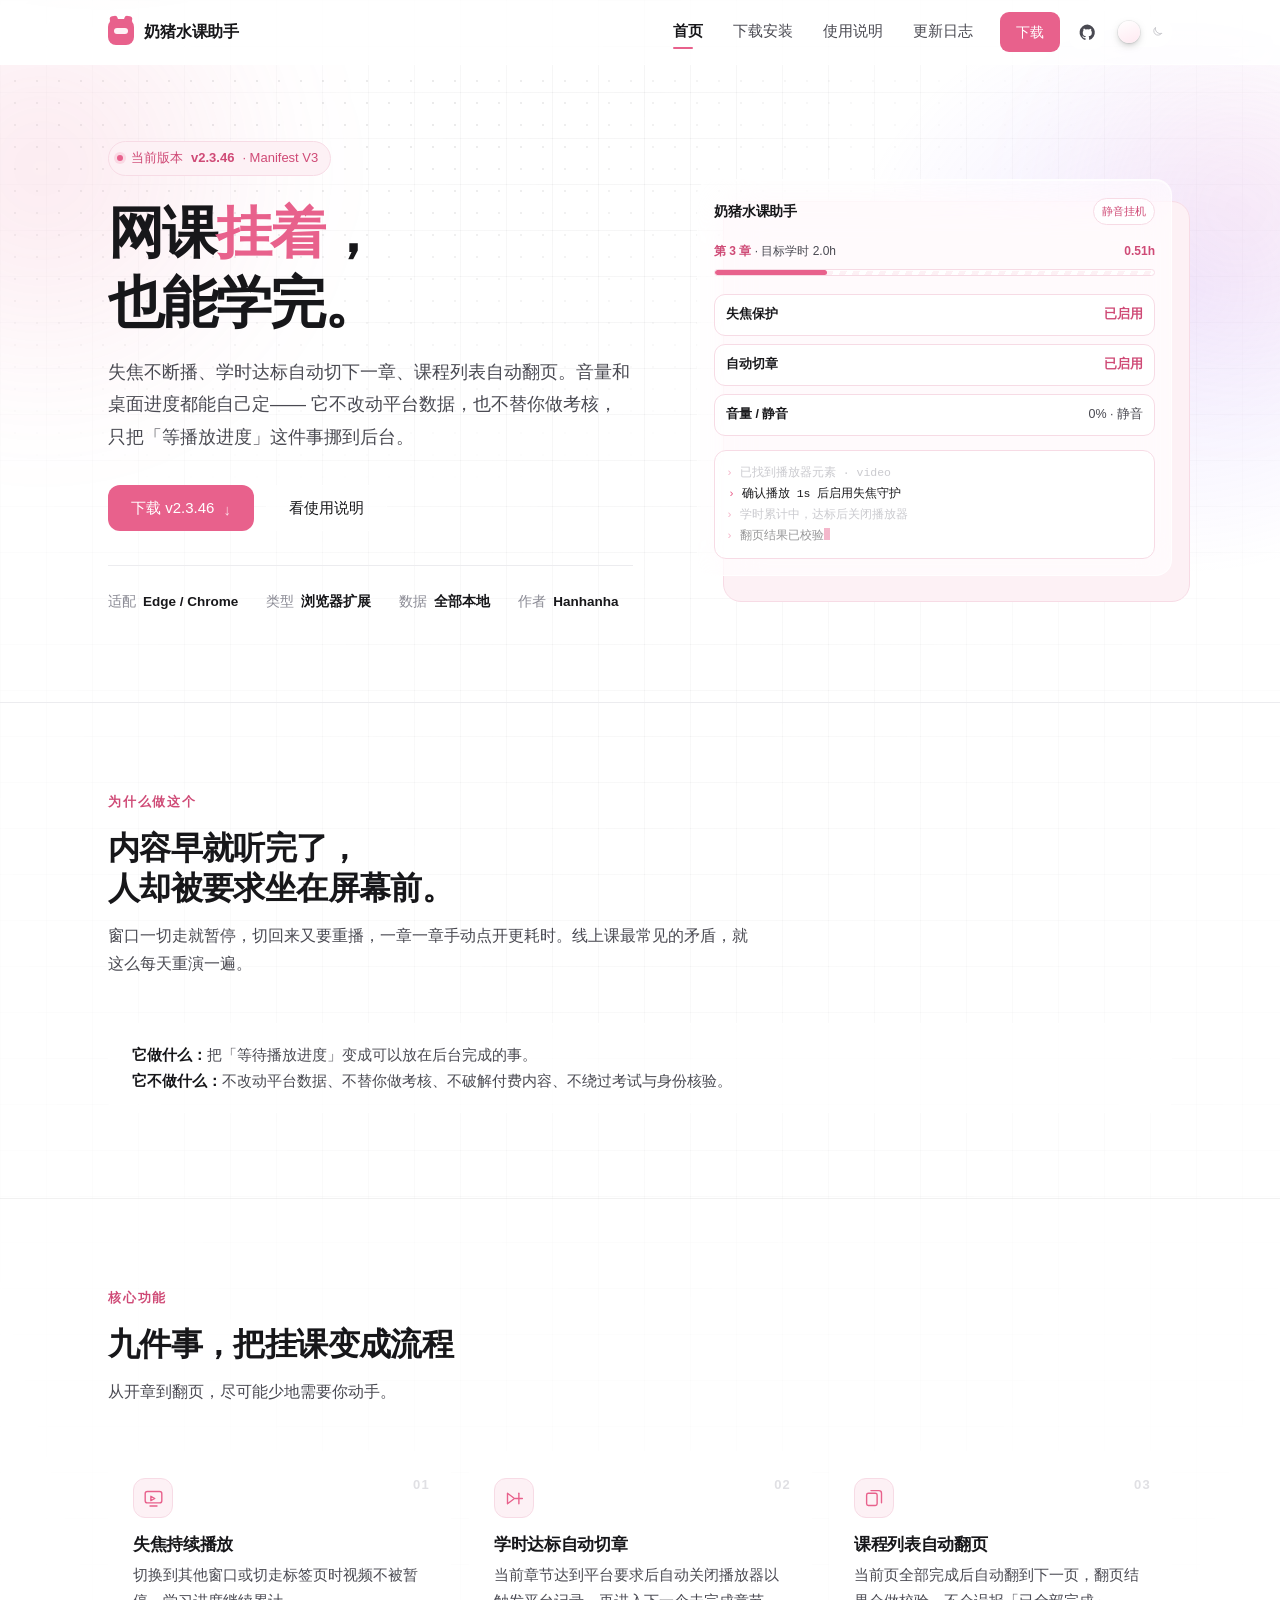
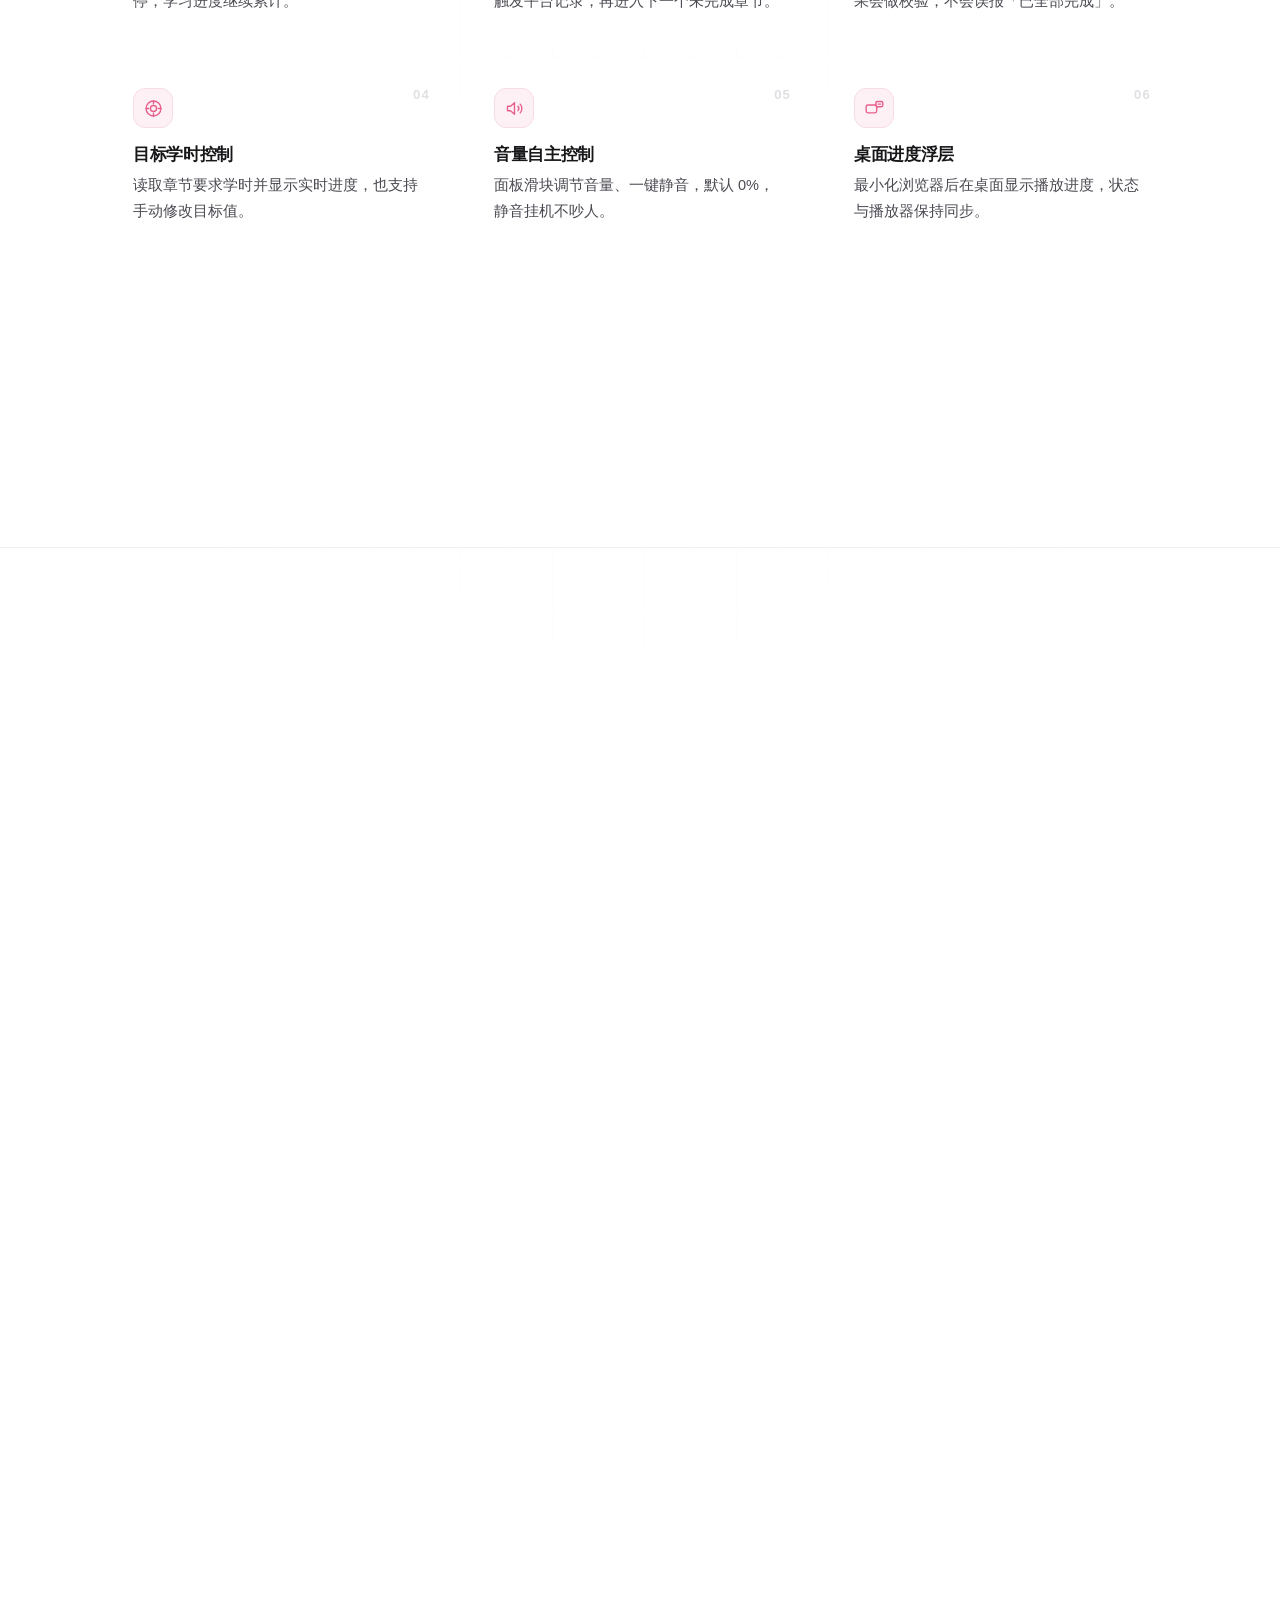
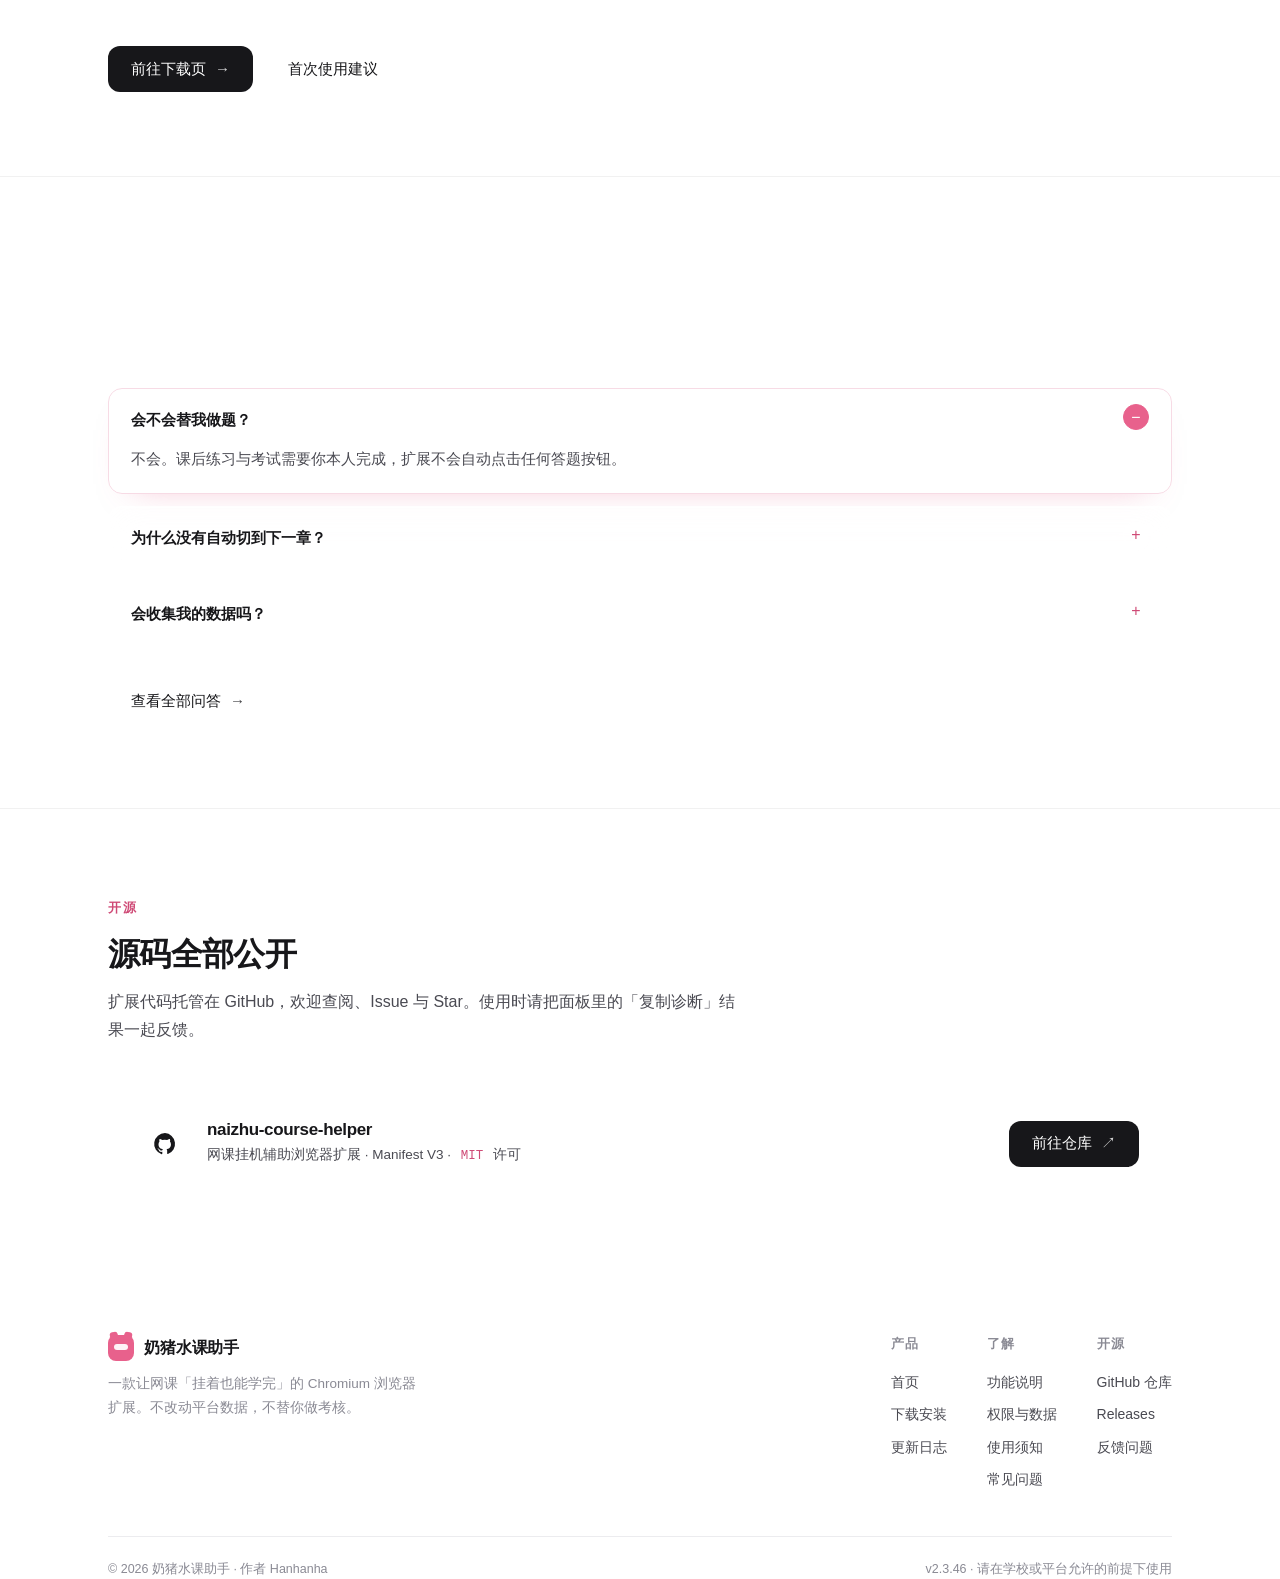
<file: index.html>
﻿<!DOCTYPE html>
<html lang="zh-CN">
<head>
<meta charset="UTF-8">
<meta name="viewport" content="width=device-width, initial-scale=1">
<title>奶猪水课助手 — 让网课挂着也能学完</title>
<meta name="description" content="奶猪水课助手是一款 Chromium 浏览器扩展：失焦不断播、学时达标自动切下一章、课程列表自动翻页，音量与桌面进度都能自己定。">
<link rel="icon" href="data:image/svg+xml,%3Csvg xmlns='http://www.w3.org/2000/svg' viewBox='0 0 32 32'%3E%3Crect width='32' height='32' rx='9' fill='%23e8618c'/%3E%3Crect x='9' y='13' width='14' height='7' rx='3.5' fill='%23fff'/%3E%3C/svg%3E">
<link rel="stylesheet" href="assets/style.css">
<link rel="stylesheet" href="assets/theme.css">
<script>
(function () {
  var d = document.documentElement;
  d.classList.add('js');
  var t = null;
  try { t = localStorage.getItem('nzsk-theme'); } catch (e) {}
  if (!t && window.matchMedia) { t = window.matchMedia('(prefers-color-scheme: dark)').matches ? 'dark' : 'light'; }
  d.setAttribute('data-theme', t === 'dark' ? 'dark' : 'light');
  d.classList.add('intro');
  /* 兜底：外部脚本异常时也不会卡在遮罩里 */
  setTimeout(function () {
    d.classList.remove('intro');
    var v = document.getElementById('intro-veil');
    if (v) { v.classList.add('out'); setTimeout(function () { if (v.parentNode) { v.parentNode.removeChild(v); } }, 800); }
  }, 2600);
})();
</script>
</head>
<body>

<div class="intro-veil" id="intro-veil" aria-hidden="true">
  <div class="intro-inner">
    <span class="intro-mark"><span></span></span>
    <div class="intro-word">奶猪水课助手</div>
    <div class="intro-track"><i></i></div>
    <div class="intro-meta" data-intro-pct>正在进入 · 0%</div>
  </div>
</div>

<header class="site-header">
  <div class="wrap nav">
    <a class="brand" href="index.html">
      <span class="brand-mark" aria-hidden="true"><span></span></span>
      奶猪水课助手
    </a>
    <button class="nav-toggle" aria-label="打开导航" aria-expanded="false"><span></span><span></span><span></span></button>
    <div class="nav-end">
      <nav class="nav-links">
      <a href="index.html" class="active">首页</a>
      <a href="download.html">下载安装</a>
      <a href="docs.html">使用说明</a>
      <a href="changelog.html">更新日志</a>
      <a href="https://github.com/hanhanha-114514/naizhu-course-helper/releases/download/v2.3.46/naizhu-course-helper-v2.3.46.zip" class="nav-cta" data-download>下载</a>
    </nav>
      <a class="icon-link" data-repo href="https://github.com/hanhanha-114514/naizhu-course-helper" aria-label="开源仓库 GitHub" title="开源仓库 GitHub">
        <svg viewBox="0 0 24 24" fill="currentColor" aria-hidden="true"><path d="M12 1.9a10 10 0 00-3.16 19.49c.5.09.68-.22.68-.48l-.01-1.7c-2.5.54-3.03-1.2-3.03-1.2-.41-1.04-1-1.32-1-1.32-.82-.56.06-.55.06-.55.9.07 1.38.93 1.38.93.8 1.37 2.1.97 2.61.74.08-.58.31-.97.57-1.2-2-.23-4.1-1-4.1-4.45 0-.98.35-1.79.92-2.42-.09-.23-.4-1.15.09-2.4 0 0 .76-.24 2.48.93a8.6 8.6 0 014.52 0c1.72-1.17 2.48-.93 2.48-.93.49 1.25.18 2.17.09 2.4.57.63.92 1.44.92 2.42 0 3.46-2.1 4.22-4.11 4.45.32.28.61.83.61 1.68l-.01 2.5c0 .27.18.58.69.48A10 10 0 0012 1.9z"/></svg>
      </a>
      <button class="theme-switch" type="button" role="switch" aria-checked="false" aria-label="切换深浅色">
        <span class="ic ic-sun"><svg viewBox="0 0 24 24" fill="none" stroke="currentColor" stroke-width="1.7" stroke-linecap="round"><circle cx="12" cy="12" r="4"/><path d="M12 3v2M12 19v2M3 12h2M19 12h2M5.6 5.6l1.4 1.4M17 17l1.4 1.4M18.4 5.6L17 7M7 17l-1.4 1.4"/></svg></span>
        <span class="ic ic-moon"><svg viewBox="0 0 24 24" fill="none" stroke="currentColor" stroke-width="1.7" stroke-linecap="round" stroke-linejoin="round"><path d="M20 14.5A8.5 8.5 0 019.5 4a7.5 7.5 0 1010.5 10.5z"/></svg></span>
        <span class="knob"></span>
      </button>
      </div>
    </div>
</header>

<main>

  <!-- Hero -->
  <section class="hero">
    <div class="hero-bg" aria-hidden="true">
      <span class="glow"></span>
      <span class="glow b"></span>
      <span class="dots"></span>
    </div>
    <div class="wrap hero-grid">
      <div class="hero-copy">
        <span class="badge"><span class="dot"></span>当前版本 <b>v2.3.46</b> · Manifest V3</span>
        <h1>网课<em>挂着</em>，<br>也能学完。</h1>
        <p class="lede">
          失焦不断播、学时达标自动切下一章、课程列表自动翻页。音量和桌面进度都能自己定——
          它不改动平台数据，也不替你做考核，只把「等播放进度」这件事挪到后台。
        </p>
        <div class="actions">
          <a class="btn btn-primary" href="downloads/nzsk-v2.3.46.zip" download data-download>下载 v2.3.46 <span class="arrow">↓</span></a>
          <a href="docs.html" class="btn btn-ghost">看使用说明</a>
        </div>
        <div class="hero-meta">
          <div>适配 <b>Edge / Chrome</b></div>
          <div>类型 <b>浏览器扩展</b></div>
          <div>数据 <b>全部本地</b></div>
          <div>作者 <b>Hanhanha</b></div>
        </div>
      </div>

      <div class="panel-mock" data-demo data-target-hour="2" data-chapters="12" aria-hidden="true">
        <div class="panel-mock-inner">
          <div class="pm-top">
            <span class="pm-title">奶猪水课助手</span>
            <span class="pm-tag" data-pm-status><i></i>播放中</span>
          </div>

          <div class="pm-label">
            <span><span data-pm-chapter>第 3 章</span> · 目标学时 2.0h</span>
            <span class="pm-num" data-pm-hour>1.28h</span>
          </div>
          <div class="pm-bar striped"><i></i></div>

          <div class="pm-rows">
            <div class="pm-row"><b>失焦保护</b><span class="ok">已启用</span></div>
            <div class="pm-row"><b>自动切章</b><span class="ok">已启用</span></div>
            <div class="pm-row"><b>音量 / 静音</b><span>0% · 静音</span></div>
          </div>

          <div class="pm-log">
            <div>已找到播放器元素 · video</div>
            <div>确认播放 1s 后启用失焦守护</div>
            <div>学时累计中，达标后关闭播放器</div>
            <div>翻页结果已校验<span class="caret"></span></div>
          </div>
        </div>
      </div>
    </div>
  </section>

  <!-- 为什么 -->
  <section class="section">
    <div class="wrap">
      <div class="section-head">
        <span class="eyebrow">为什么做这个</span>
        <h2>内容早就听完了，<br>人却被要求坐在屏幕前。</h2>
        <p>窗口一切走就暂停，切回来又要重播，一章一章手动点开更耗时。线上课最常见的矛盾，就这么每天重演一遍。</p>
      </div>
      <div class="note">
        <div>
          <b>它做什么：</b>把「等待播放进度」变成可以放在后台完成的事。<br>
          <b>它不做什么：</b>不改动平台数据、不替你做考核、不破解付费内容、不绕过考试与身份核验。
        </div>
      </div>
    </div>
  </section>

  <!-- 核心功能 -->
  <section class="section soft">
    <div class="wrap">
      <div class="section-head">
        <span class="eyebrow">核心功能</span>
        <h2>九件事，把挂课变成流程</h2>
        <p>从开章到翻页，尽可能少地需要你动手。</p>
      </div>

      <div class="grid-3">
        <article class="card">
          <span class="icon"><svg viewBox="0 0 24 24" fill="none" stroke="currentColor" stroke-width="1.6" stroke-linecap="round" stroke-linejoin="round"><rect x="2.5" y="4" width="19" height="13" rx="2.5"/><path d="M9 9.5l4.5 2.5L9 14.5z"/><path d="M8 20.5h8"/></svg></span>
          <span class="num">01</span>
          <h3>失焦持续播放</h3>
          <p>切换到其他窗口或切走标签页时视频不被暂停，学习进度继续累计。</p>
        </article>
        <article class="card">
          <span class="icon"><svg viewBox="0 0 24 24" fill="none" stroke="currentColor" stroke-width="1.6" stroke-linecap="round" stroke-linejoin="round"><path d="M4 6l8 6-8 6z"/><path d="M17 6v12"/><path d="M13 12h8"/></svg></span>
          <span class="num">02</span>
          <h3>学时达标自动切章</h3>
          <p>当前章节达到平台要求后自动关闭播放器以触发平台记录，再进入下一个未完成章节。</p>
        </article>
        <article class="card">
          <span class="icon"><svg viewBox="0 0 24 24" fill="none" stroke="currentColor" stroke-width="1.6" stroke-linecap="round" stroke-linejoin="round"><rect x="3" y="6" width="12" height="14" rx="2"/><path d="M8 3h9a3 3 0 013 3v11"/></svg></span>
          <span class="num">03</span>
          <h3>课程列表自动翻页</h3>
          <p>当前页全部完成后自动翻到下一页，翻页结果会做校验，不会误报「已全部完成」。</p>
        </article>
        <article class="card">
          <span class="icon"><svg viewBox="0 0 24 24" fill="none" stroke="currentColor" stroke-width="1.6" stroke-linecap="round" stroke-linejoin="round"><circle cx="12" cy="12" r="8.5"/><circle cx="12" cy="12" r="3.5"/><path d="M12 3.5v3M12 17.5v3M3.5 12h3M17.5 12h3"/></svg></span>
          <span class="num">04</span>
          <h3>目标学时控制</h3>
          <p>读取章节要求学时并显示实时进度，也支持手动修改目标值。</p>
        </article>
        <article class="card">
          <span class="icon"><svg viewBox="0 0 24 24" fill="none" stroke="currentColor" stroke-width="1.6" stroke-linecap="round" stroke-linejoin="round"><path d="M4 9.5h3.5L12 5.5v13L7.5 14.5H4z"/><path d="M16 9.5a4 4 0 010 5"/><path d="M18.5 7a7.5 7.5 0 010 10"/></svg></span>
          <span class="num">05</span>
          <h3>音量自主控制</h3>
          <p>面板滑块调节音量、一键静音，默认 0%，静音挂机不吵人。</p>
        </article>
        <article class="card">
          <span class="icon"><svg viewBox="0 0 24 24" fill="none" stroke="currentColor" stroke-width="1.6" stroke-linecap="round" stroke-linejoin="round"><rect x="2.5" y="8" width="12" height="9" rx="2"/><rect x="13.5" y="4" width="8" height="6" rx="1.6"/><path d="M16 7h3"/></svg></span>
          <span class="num">06</span>
          <h3>桌面进度浮层</h3>
          <p>最小化浏览器后在桌面显示播放进度，状态与播放器保持同步。</p>
        </article>
        <article class="card">
          <span class="icon"><svg viewBox="0 0 24 24" fill="none" stroke="currentColor" stroke-width="1.6" stroke-linecap="round" stroke-linejoin="round"><circle cx="12" cy="12" r="8.5"/><path d="M10.5 9.5l5 2.5-5 2.5z"/></svg></span>
          <span class="num">07</span>
          <h3>手动开始学习</h3>
          <p>点击「开始学习」后有 5 秒倒计时再执行，方便你先切好窗口再挂机。</p>
        </article>
        <article class="card">
          <span class="icon"><svg viewBox="0 0 24 24" fill="none" stroke="currentColor" stroke-width="1.6" stroke-linecap="round" stroke-linejoin="round"><rect x="2.5" y="4" width="19" height="16" rx="2.5"/><path d="M6.5 10l2.5 2.5-2.5 2.5"/><path d="M12 15h5"/></svg></span>
          <span class="num">08</span>
          <h3>日志与一键诊断</h3>
          <p>面板内置运行日志，「复制诊断」可导出播放器状态、页面结构与关键事件。</p>
        </article>
        <article class="card">
          <span class="icon"><svg viewBox="0 0 24 24" fill="none" stroke="currentColor" stroke-width="1.6" stroke-linecap="round" stroke-linejoin="round"><path d="M8.5 8L4 12l4.5 4"/><path d="M15.5 8l4.5 4-4.5 4"/><path d="M13 5.5l-2 13"/></svg></span>
          <span class="num">09</span>
          <h3>自定义播放器选择器</h3>
          <p>页面结构不同时，可手填播放器元素选择器进行适配。</p>
        </article>
      </div>
    </div>
  </section>

  <!-- 工作流程 -->
  <section class="section" style="padding-top:0">
    <div class="wrap">
      <div class="section-head">
        <span class="eyebrow">它是怎么跑起来的</span>
        <h2>一条闭环，跑完整个课程列表</h2>
        <p>每一章都走同样的路径，直到列表里没有未完成的章节。</p>
      </div>

      <div class="flow">
        <div class="flow-track">
          <div class="flow-node">
            <span class="icon"><svg viewBox="0 0 24 24" fill="none" stroke="currentColor" stroke-width="1.6" stroke-linecap="round" stroke-linejoin="round"><path d="M4 5.5h11l5 5v8a1 1 0 01-1 1H4a1 1 0 01-1-1z"/><path d="M8 12h6"/></svg></span>
            <b>打开章节</b>
            <span>找到播放器元素</span>
          </div>
          <div class="flow-arrow"><i></i></div>
          <div class="flow-node">
            <span class="icon"><svg viewBox="0 0 24 24" fill="none" stroke="currentColor" stroke-width="1.6" stroke-linecap="round" stroke-linejoin="round"><circle cx="12" cy="12" r="8.5"/><path d="M12 7.5V12l3 2"/></svg></span>
            <b>后台累计</b>
            <span>切走窗口也不暂停</span>
          </div>
          <div class="flow-arrow"><i style="animation-delay:.5s"></i></div>
          <div class="flow-node">
            <span class="icon"><svg viewBox="0 0 24 24" fill="none" stroke="currentColor" stroke-width="1.6" stroke-linecap="round" stroke-linejoin="round"><path d="M5 12.5l4 4 10-10"/><path d="M5 6.5h4"/></svg></span>
            <b>学时达标</b>
            <span>关闭播放器触发记录</span>
          </div>
          <div class="flow-arrow"><i style="animation-delay:1s"></i></div>
          <div class="flow-node">
            <span class="icon"><svg viewBox="0 0 24 24" fill="none" stroke="currentColor" stroke-width="1.6" stroke-linecap="round" stroke-linejoin="round"><path d="M5 7l7 5-7 5z"/><path d="M14 7l7 5-7 5z"/></svg></span>
            <b>进入下一章</b>
            <span>播放守护持续重试</span>
          </div>
          <div class="flow-arrow"><i style="animation-delay:1.5s"></i></div>
          <div class="flow-node">
            <span class="icon"><svg viewBox="0 0 24 24" fill="none" stroke="currentColor" stroke-width="1.6" stroke-linecap="round" stroke-linejoin="round"><rect x="3.5" y="5" width="17" height="12" rx="2"/><path d="M8 20h8"/><path d="M10 9.5l3 2.5-3 2.5z"/></svg></span>
            <b>翻页校验</b>
            <span>列表变了才继续</span>
          </div>
        </div>

        <div class="flow-loop">
          <svg viewBox="0 0 24 24" fill="none" stroke="currentColor" stroke-width="1.8" stroke-linecap="round" stroke-linejoin="round"><path d="M20 11.5A8 8 0 106 18"/><path d="M4 13.5l2-2 2 2"/></svg>
          循环执行，直到本页没有未完成章节
        </div>
      </div>

      <div class="stats" style="margin-top:24px">
        <div class="stat"><b data-count="9" data-suffix="">0</b><span>项核心自动化</span></div>
        <div class="stat"><b data-count="5" data-suffix=" 秒">0</b><span>开始学习倒计时</span></div>
        <div class="stat"><b data-count="0" data-suffix="%">0</b><span>默认音量</span></div>
        <div class="stat"><b data-count="4" data-suffix=" 项">0</b><span>申请的扩展权限</span></div>
      </div>
    </div>
  </section>

  <!-- 安装 -->
  <section class="section">
    <div class="wrap">
      <div class="section-head">
        <span class="eyebrow">三步装好</span>
        <h2>解压即用，无需联网安装</h2>
        <p>安装完成后打开课程页面，右侧会出现粉色面板。后续更新只需点扩展卡片上的「重新加载」，本地设置不会丢。</p>
      </div>

      <div class="steps">
        <div class="step">
          <h3>解压到独立文件夹</h3>
          <div class="step-bar"><i></i></div>
          <p>确保 <code>manifest.json</code> 与 <code>icons</code>、<code>content</code> 等目录在同一层，加载时选中这一层。</p>
        </div>
        <div class="step">
          <h3>打开开发者模式</h3>
          <p>地址栏输入 <code>edge://extensions</code>（Chrome 为 <code>chrome://extensions</code>），打开右上角「开发者模式」。</p>
        </div>
        <div class="step">
          <h3>加载扩展</h3>
          <p>把文件夹拖入扩展管理页面，或点「加载解压缩的扩展」并选中它。</p>
        </div>
      </div>

      <div class="actions">
        <a href="download.html" class="btn btn-dark">前往下载页 <span class="arrow">→</span></a>
        <a href="docs.html#first-run" class="btn btn-ghost">首次使用建议</a>
      </div>
    </div>
  </section>

  <!-- 问答速览 -->
  <section class="section soft">
    <div class="wrap">
      <div class="section-head">
        <span class="eyebrow">常见问题</span>
        <h2>先看这三条</h2>
      </div>
      <div class="faq">
        <details open>
          <summary>会不会替我做题？</summary>
          <p>不会。课后练习与考试需要你本人完成，扩展不会自动点击任何答题按钮。</p>
        </details>
        <details>
          <summary>为什么没有自动切到下一章？</summary>
          <p>学时通常要等播放器被关闭后由平台记录。扩展会先关闭播放器再进入下一章；若当前页已全部完成，会自动翻页并校验列表内容变化后再继续。</p>
        </details>
        <details>
          <summary>会收集我的数据吗？</summary>
          <p>不会。进度、音量、日志全部在本地处理，扩展不含服务端，不收集账号信息，也不上传任何数据。</p>
        </details>
      </div>
      <div class="actions">
        <a href="docs.html#faq" class="btn btn-ghost">查看全部问答 <span class="arrow">→</span></a>
      </div>
    </div>
  </section>

  <!-- 开源仓库 -->
  <section class="section">
    <div class="wrap">
      <div class="section-head">
        <span class="eyebrow">开源</span>
        <h2>源码全部公开</h2>
        <p>扩展代码托管在 GitHub，欢迎查阅、Issue 与 Star。使用时请把面板里的「复制诊断」结果一起反馈。</p>
      </div>

      <div class="repo-card">
        <div class="rc-left">
          <span class="rc-mark">
            <svg viewBox="0 0 24 24" fill="currentColor" aria-hidden="true"><path d="M12 1.9a10 10 0 00-3.16 19.49c.5.09.68-.22.68-.48l-.01-1.7c-2.5.54-3.03-1.2-3.03-1.2-.41-1.04-1-1.32-1-1.32-.82-.56.06-.55.06-.55.9.07 1.38.93 1.38.93.8 1.37 2.1.97 2.61.74.08-.58.31-.97.57-1.2-2-.23-4.1-1-4.1-4.45 0-.98.35-1.79.92-2.42-.09-.23-.4-1.15.09-2.4 0 0 .76-.24 2.48.93a8.6 8.6 0 014.52 0c1.72-1.17 2.48-.93 2.48-.93.49 1.25.18 2.17.09 2.4.57.63.92 1.44.92 2.42 0 3.46-2.1 4.22-4.11 4.45.32.28.61.83.61 1.68l-.01 2.5c0 .27.18.58.69.48A10 10 0 0012 1.9z"/></svg>
          </span>
          <div>
            <h3>naizhu-course-helper</h3>
            <p>网课挂机辅助浏览器扩展 · Manifest V3 · <code>MIT</code> 许可</p>
          </div>
        </div>
        <div class="rc-right">
          <span class="star-badge" data-repo-star-wrap>
            <svg viewBox="0 0 24 24" fill="currentColor" aria-hidden="true"><path d="M12 2l2.9 6.3 6.9.7-5.1 4.6 1.4 6.8L12 17.6 5.9 20.4l1.4-6.8L2.2 9l6.9-.7z"/></svg>
            <span class="s" data-repo-stars>0</span>
            <span>Star</span>
          </span>
          <a class="btn btn-dark" data-repo href="https://github.com/hanhanha-114514/naizhu-course-helper">前往仓库 <span class="arrow">↗</span></a>
        </div>
      </div>
    </div>
  </section>

</main>

<footer class="site-footer">
  <div class="wrap">
    <div class="footer-grid">
      <div>
        <a class="brand" href="index.html">
          <span class="brand-mark" aria-hidden="true"><span></span></span>
          奶猪水课助手
        </a>
        <p>一款让网课「挂着也能学完」的 Chromium 浏览器扩展。不改动平台数据，不替你做考核。</p>
      </div>
      <div class="footer-links">
        <div class="footer-col">
          <h5>产品</h5>
          <a href="index.html">首页</a>
          <a href="download.html">下载安装</a>
          <a href="changelog.html">更新日志</a>
        </div>
        <div class="footer-col">
          <h5>了解</h5>
          <a href="docs.html#features">功能说明</a>
          <a href="docs.html#privacy">权限与数据</a>
          <a href="docs.html#notice">使用须知</a>
          <a href="docs.html#faq">常见问题</a>
        </div>
        <div class="footer-col">
          <h5>开源</h5>
          <a data-repo href="https://github.com/hanhanha-114514/naizhu-course-helper">GitHub 仓库</a>
          <a data-repo href="https://github.com/hanhanha-114514/naizhu-course-helper/releases">Releases</a>
          <a data-repo href="https://github.com/hanhanha-114514/naizhu-course-helper/issues">反馈问题</a>
        </div>
      </div>
    </div>
    <div class="footer-bottom">
      <span>© <span data-year>2026</span> 奶猪水课助手 · 作者 Hanhanha</span>
      <span>v2.3.46 · 请在学校或平台允许的前提下使用</span>
    </div>
  </div>
</footer>

<div class="modal" id="dl-modal" hidden role="dialog" aria-modal="true" aria-labelledby="dl-modal-title">
  <div class="modal-box">
    <h3 id="dl-modal-title">安装包暂未开放</h3>
    <p>当前站点还没有挂上 v2.3.46 的安装包下载入口。开放后，这里会提供压缩包；下载解压即可使用，源码随包提供。</p>
    <div class="actions">
      <button class="btn btn-ghost btn-sm" data-close>知道了</button>
    </div>
  </div>
</div>

<script src="assets/config.js"></script>
<script src="assets/main.js"></script>
</body>
</html>
</file>
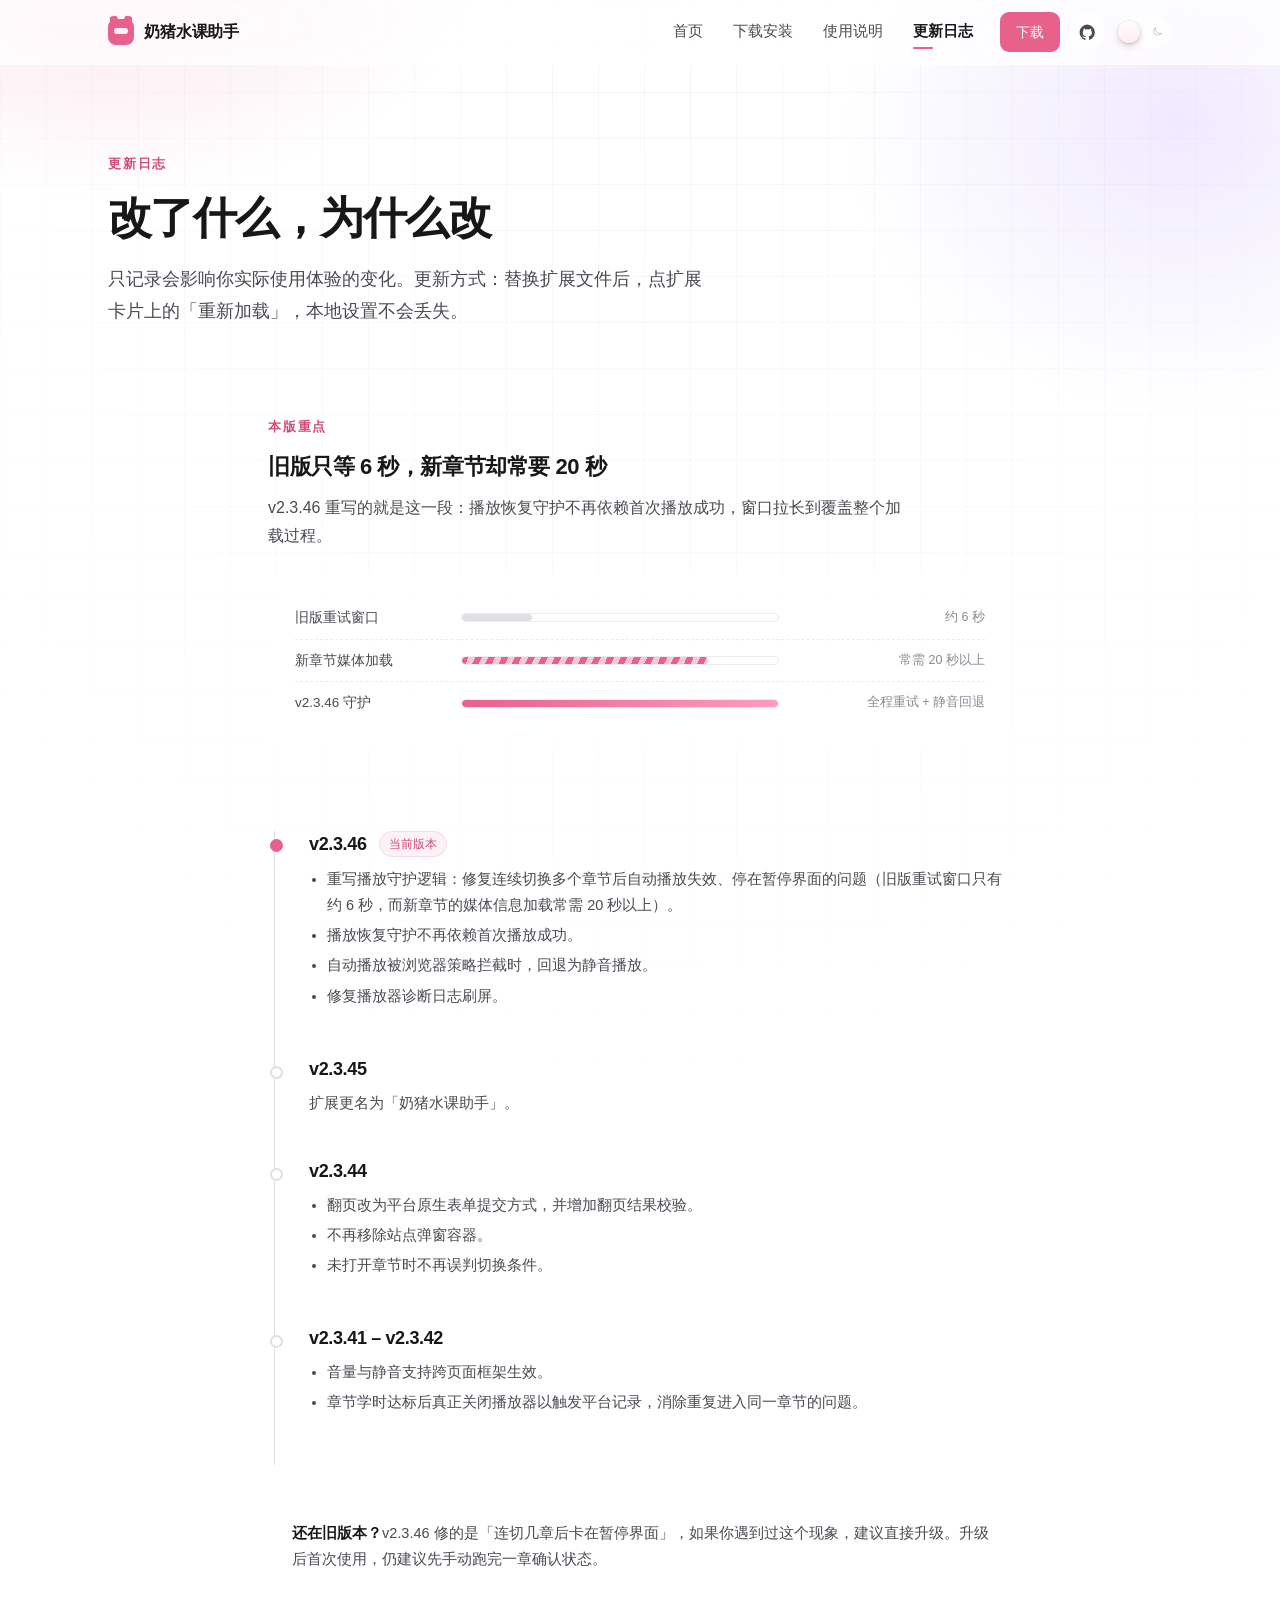
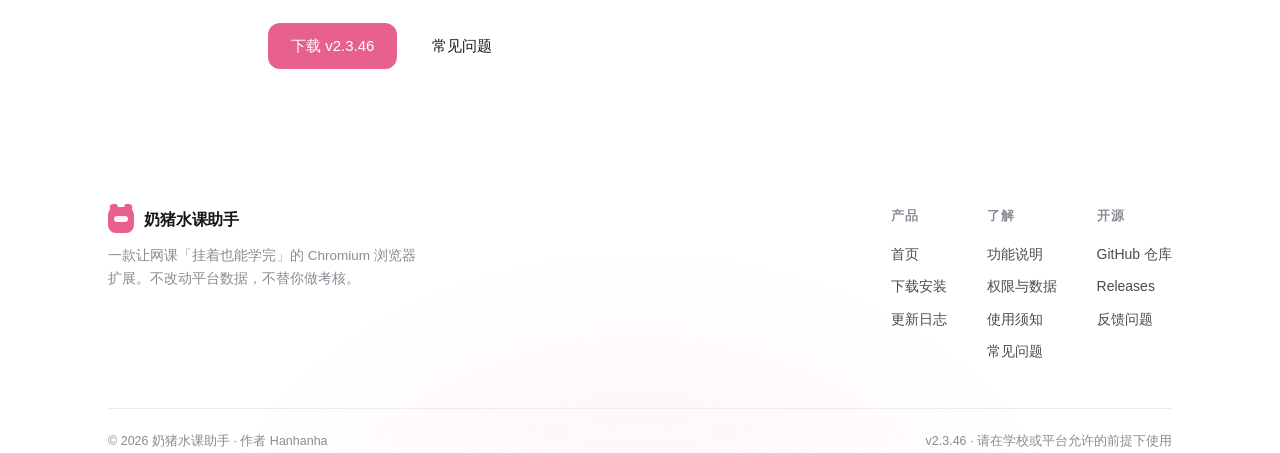
<file: changelog.html>
﻿<!DOCTYPE html>
<html lang="zh-CN">
<head>
<meta charset="UTF-8">
<meta name="viewport" content="width=device-width, initial-scale=1">
<title>更新日志 — 奶猪水课助手</title>
<meta name="description" content="奶猪水课助手版本更新记录：从播放守护重写到翻页校验与音量跨框架生效。">
<link rel="icon" href="data:image/svg+xml,%3Csvg xmlns='http://www.w3.org/2000/svg' viewBox='0 0 32 32'%3E%3Crect width='32' height='32' rx='9' fill='%23e8618c'/%3E%3Crect x='9' y='13' width='14' height='7' rx='3.5' fill='%23fff'/%3E%3C/svg%3E">
<link rel="stylesheet" href="assets/style.css">
<link rel="stylesheet" href="assets/theme.css">
<script>
(function () {
  var d = document.documentElement;
  d.classList.add('js');
  var t = null;
  try { t = localStorage.getItem('nzsk-theme'); } catch (e) {}
  if (!t && window.matchMedia) { t = window.matchMedia('(prefers-color-scheme: dark)').matches ? 'dark' : 'light'; }
  d.setAttribute('data-theme', t === 'dark' ? 'dark' : 'light');
  d.classList.add('intro');
  /* 兜底：外部脚本异常时也不会卡在遮罩里 */
  setTimeout(function () {
    d.classList.remove('intro');
    var v = document.getElementById('intro-veil');
    if (v) { v.classList.add('out'); setTimeout(function () { if (v.parentNode) { v.parentNode.removeChild(v); } }, 800); }
  }, 2600);
})();
</script>
</head>
<body>

<div class="intro-veil" id="intro-veil" aria-hidden="true">
  <div class="intro-inner">
    <span class="intro-mark"><span></span></span>
    <div class="intro-word">奶猪水课助手</div>
    <div class="intro-track"><i></i></div>
    <div class="intro-meta" data-intro-pct>正在进入 · 0%</div>
  </div>
</div>

<header class="site-header">
  <div class="wrap nav">
    <a class="brand" href="index.html">
      <span class="brand-mark" aria-hidden="true"><span></span></span>
      奶猪水课助手
    </a>
    <button class="nav-toggle" aria-label="打开导航" aria-expanded="false"><span></span><span></span><span></span></button>
    <div class="nav-end">
      <nav class="nav-links">
      <a href="index.html">首页</a>
      <a href="download.html">下载安装</a>
      <a href="docs.html">使用说明</a>
      <a href="changelog.html" class="active">更新日志</a>
      <a href="https://github.com/hanhanha-114514/naizhu-course-helper/releases/download/v2.3.46/naizhu-course-helper-v2.3.46.zip" class="nav-cta" data-download>下载</a>
    </nav>
      <a class="icon-link" data-repo href="https://github.com/hanhanha-114514/naizhu-course-helper" aria-label="开源仓库 GitHub" title="开源仓库 GitHub">
        <svg viewBox="0 0 24 24" fill="currentColor" aria-hidden="true"><path d="M12 1.9a10 10 0 00-3.16 19.49c.5.09.68-.22.68-.48l-.01-1.7c-2.5.54-3.03-1.2-3.03-1.2-.41-1.04-1-1.32-1-1.32-.82-.56.06-.55.06-.55.9.07 1.38.93 1.38.93.8 1.37 2.1.97 2.61.74.08-.58.31-.97.57-1.2-2-.23-4.1-1-4.1-4.45 0-.98.35-1.79.92-2.42-.09-.23-.4-1.15.09-2.4 0 0 .76-.24 2.48.93a8.6 8.6 0 014.52 0c1.72-1.17 2.48-.93 2.48-.93.49 1.25.18 2.17.09 2.4.57.63.92 1.44.92 2.42 0 3.46-2.1 4.22-4.11 4.45.32.28.61.83.61 1.68l-.01 2.5c0 .27.18.58.69.48A10 10 0 0012 1.9z"/></svg>
      </a>
      <button class="theme-switch" type="button" role="switch" aria-checked="false" aria-label="切换深浅色">
        <span class="ic ic-sun"><svg viewBox="0 0 24 24" fill="none" stroke="currentColor" stroke-width="1.7" stroke-linecap="round"><circle cx="12" cy="12" r="4"/><path d="M12 3v2M12 19v2M3 12h2M19 12h2M5.6 5.6l1.4 1.4M17 17l1.4 1.4M18.4 5.6L17 7M7 17l-1.4 1.4"/></svg></span>
        <span class="ic ic-moon"><svg viewBox="0 0 24 24" fill="none" stroke="currentColor" stroke-width="1.7" stroke-linecap="round" stroke-linejoin="round"><path d="M20 14.5A8.5 8.5 0 019.5 4a7.5 7.5 0 1010.5 10.5z"/></svg></span>
        <span class="knob"></span>
      </button>
      </div>
    </div>
</header>

<main>

  <section class="section" style="padding-bottom:0">
    <div class="wrap">
      <span class="eyebrow">更新日志</span>
      <h1 style="font-size:clamp(30px,4vw,44px)">改了什么，为什么改</h1>
      <p class="lede">只记录会影响你实际使用体验的变化。更新方式：替换扩展文件后，点扩展卡片上的「重新加载」，本地设置不会丢失。</p>
    </div>
  </section>

  <section class="section" style="padding-bottom:0">
    <div class="wrap" style="max-width:800px">
      <div class="section-head" style="margin-bottom:24px">
        <span class="eyebrow">本版重点</span>
        <h2 style="font-size:22px">旧版只等 6 秒，新章节却常要 20 秒</h2>
        <p>v2.3.46 重写的就是这一段：播放恢复守护不再依赖首次播放成功，窗口拉长到覆盖整个加载过程。</p>
      </div>

      <div class="versus">
        <div class="vs-row">
          <span class="vs-label">旧版重试窗口</span>
          <div class="vs-track"><i class="vs-old" style="--w: 22%"></i></div>
          <span class="vs-num">约 6 秒</span>
        </div>
        <div class="vs-row">
          <span class="vs-label">新章节媒体加载</span>
          <div class="vs-track"><i class="vs-new" style="--w: 78%"></i></div>
          <span class="vs-num">常需 20 秒以上</span>
        </div>
        <div class="vs-row">
          <span class="vs-label">v2.3.46 守护</span>
          <div class="vs-track"><i class="vs-fix" style="--w: 100%"></i></div>
          <span class="vs-num">全程重试 + 静音回退</span>
        </div>
      </div>
    </div>
  </section>

  <section class="section">
    <div class="wrap" style="max-width:800px">
      <div class="timeline">

        <article class="release current">
          <div class="release-head">
            <h3>v2.3.46</h3>
            <span class="tag">当前版本</span>
          </div>
          <ul>
            <li>重写播放守护逻辑：修复连续切换多个章节后自动播放失效、停在暂停界面的问题（旧版重试窗口只有约 6 秒，而新章节的媒体信息加载常需 20 秒以上）。</li>
            <li>播放恢复守护不再依赖首次播放成功。</li>
            <li>自动播放被浏览器策略拦截时，回退为静音播放。</li>
            <li>修复播放器诊断日志刷屏。</li>
          </ul>
        </article>

        <article class="release">
          <div class="release-head">
            <h3>v2.3.45</h3>
          </div>
          <p>扩展更名为「奶猪水课助手」。</p>
        </article>

        <article class="release">
          <div class="release-head">
            <h3>v2.3.44</h3>
          </div>
          <ul>
            <li>翻页改为平台原生表单提交方式，并增加翻页结果校验。</li>
            <li>不再移除站点弹窗容器。</li>
            <li>未打开章节时不再误判切换条件。</li>
          </ul>
        </article>

        <article class="release">
          <div class="release-head">
            <h3>v2.3.41 – v2.3.42</h3>
          </div>
          <ul>
            <li>音量与静音支持跨页面框架生效。</li>
            <li>章节学时达标后真正关闭播放器以触发平台记录，消除重复进入同一章节的问题。</li>
          </ul>
        </article>

      </div>

      <div class="note" style="margin-top:36px">
        <div>
          <b>还在旧版本？</b>v2.3.46 修的是「连切几章后卡在暂停界面」，如果你遇到过这个现象，建议直接升级。升级后首次使用，仍建议先手动跑完一章确认状态。
        </div>
      </div>

      <div class="actions">
        <a class="btn btn-primary" href="downloads/nzsk-v2.3.46.zip" download data-download>下载 v2.3.46</a>
        <a href="docs.html#faq" class="btn btn-ghost">常见问题</a>
      </div>
    </div>
  </section>

</main>

<footer class="site-footer">
  <div class="wrap">
    <div class="footer-grid">
      <div>
        <a class="brand" href="index.html">
          <span class="brand-mark" aria-hidden="true"><span></span></span>
          奶猪水课助手
        </a>
        <p>一款让网课「挂着也能学完」的 Chromium 浏览器扩展。不改动平台数据，不替你做考核。</p>
      </div>
      <div class="footer-links">
        <div class="footer-col">
          <h5>产品</h5>
          <a href="index.html">首页</a>
          <a href="download.html">下载安装</a>
          <a href="changelog.html">更新日志</a>
        </div>
        <div class="footer-col">
          <h5>了解</h5>
          <a href="docs.html#features">功能说明</a>
          <a href="docs.html#privacy">权限与数据</a>
          <a href="docs.html#notice">使用须知</a>
          <a href="docs.html#faq">常见问题</a>
        </div>
        <div class="footer-col">
          <h5>开源</h5>
          <a data-repo href="https://github.com/hanhanha-114514/naizhu-course-helper">GitHub 仓库</a>
          <a data-repo href="https://github.com/hanhanha-114514/naizhu-course-helper/releases">Releases</a>
          <a data-repo href="https://github.com/hanhanha-114514/naizhu-course-helper/issues">反馈问题</a>
        </div>
      </div>
    </div>
    <div class="footer-bottom">
      <span>© <span data-year>2026</span> 奶猪水课助手 · 作者 Hanhanha</span>
      <span>v2.3.46 · 请在学校或平台允许的前提下使用</span>
    </div>
  </div>
</footer>

<div class="modal" id="dl-modal" hidden role="dialog" aria-modal="true" aria-labelledby="dl-modal-title">
  <div class="modal-box">
    <h3 id="dl-modal-title">安装包暂未开放</h3>
    <p>当前站点还没有配置下载地址。请在 <code>assets/config.js</code> 中填写 <code>githubReleaseUrl</code> 或 <code>packagePath</code>。</p>
    <div class="actions">
      <button class="btn btn-ghost btn-sm" data-close>知道了</button>
    </div>
  </div>
</div>

<script src="assets/config.js"></script>
<script src="assets/main.js"></script>
</body>
</html>
</file>
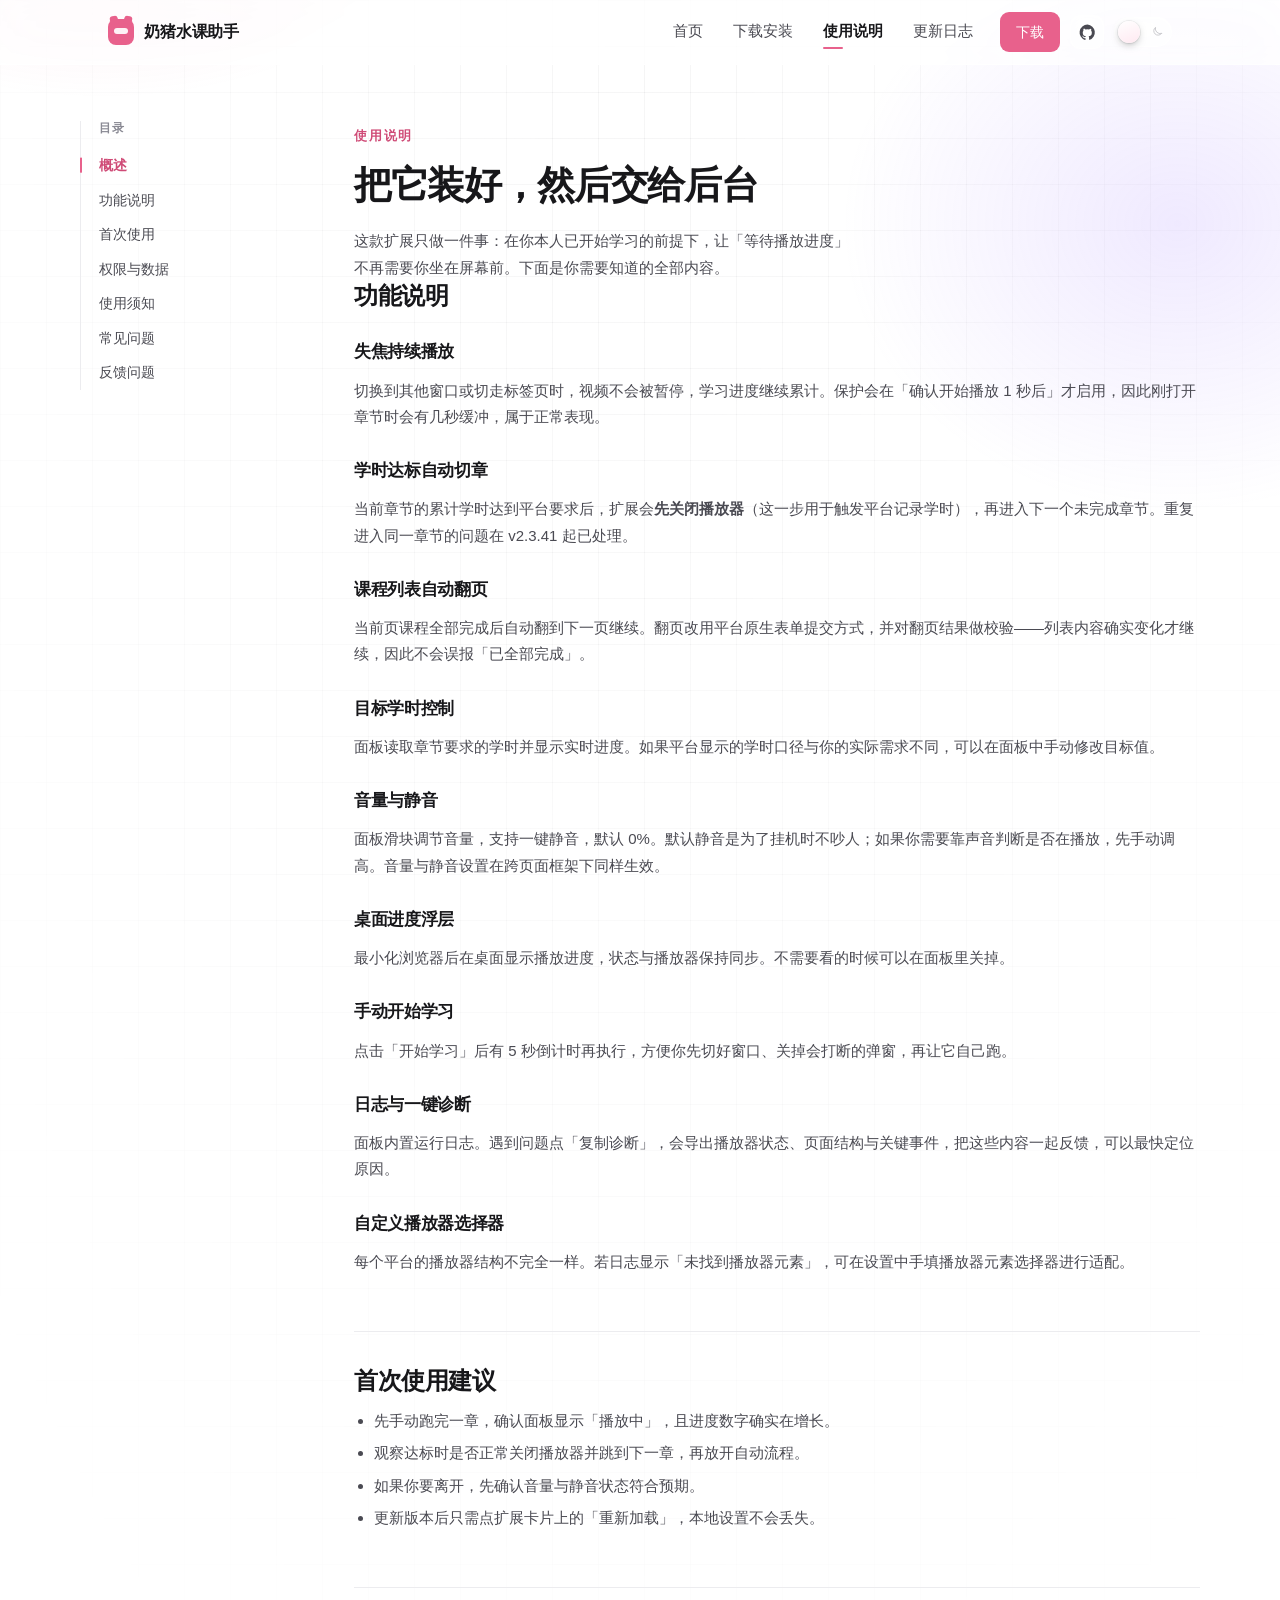
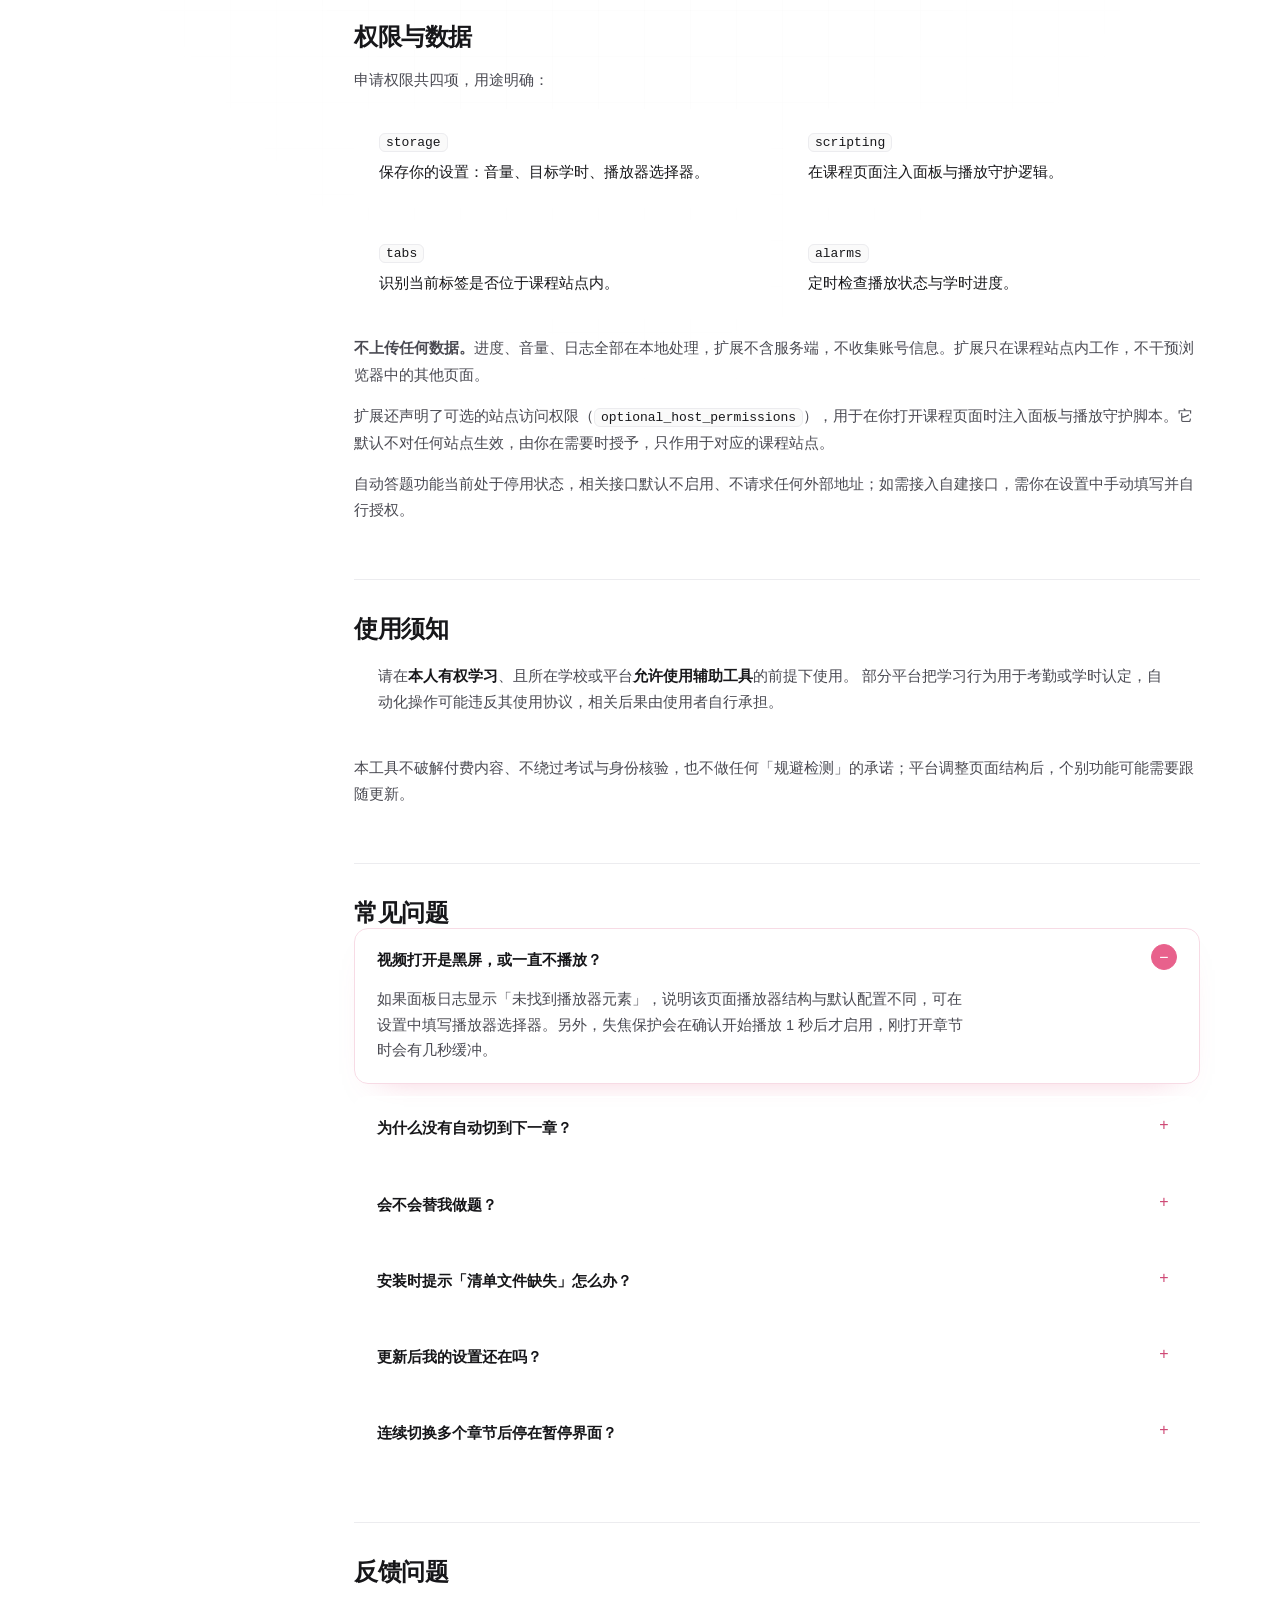
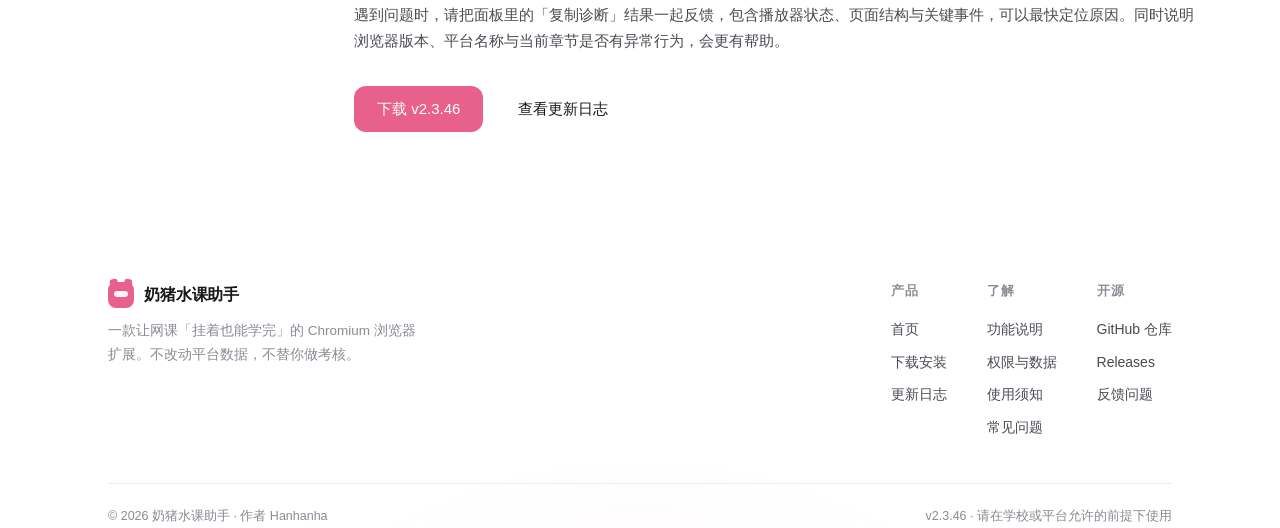
<file: docs.html>
﻿<!DOCTYPE html>
<html lang="zh-CN">
<head>
<meta charset="UTF-8">
<meta name="viewport" content="width=device-width, initial-scale=1">
<title>使用说明 — 奶猪水课助手</title>
<meta name="description" content="奶猪水课助手功能说明、权限与数据处理、使用须知与常见问题解答。">
<link rel="icon" href="data:image/svg+xml,%3Csvg xmlns='http://www.w3.org/2000/svg' viewBox='0 0 32 32'%3E%3Crect width='32' height='32' rx='9' fill='%23e8618c'/%3E%3Crect x='9' y='13' width='14' height='7' rx='3.5' fill='%23fff'/%3E%3C/svg%3E">
<link rel="stylesheet" href="assets/style.css">
<link rel="stylesheet" href="assets/theme.css">
<script>
(function () {
  var d = document.documentElement;
  d.classList.add('js');
  var t = null;
  try { t = localStorage.getItem('nzsk-theme'); } catch (e) {}
  if (!t && window.matchMedia) { t = window.matchMedia('(prefers-color-scheme: dark)').matches ? 'dark' : 'light'; }
  d.setAttribute('data-theme', t === 'dark' ? 'dark' : 'light');
  d.classList.add('intro');
  /* 兜底：外部脚本异常时也不会卡在遮罩里 */
  setTimeout(function () {
    d.classList.remove('intro');
    var v = document.getElementById('intro-veil');
    if (v) { v.classList.add('out'); setTimeout(function () { if (v.parentNode) { v.parentNode.removeChild(v); } }, 800); }
  }, 2600);
})();
</script>
</head>
<body>

<div class="intro-veil" id="intro-veil" aria-hidden="true">
  <div class="intro-inner">
    <span class="intro-mark"><span></span></span>
    <div class="intro-word">奶猪水课助手</div>
    <div class="intro-track"><i></i></div>
    <div class="intro-meta" data-intro-pct>正在进入 · 0%</div>
  </div>
</div>

<header class="site-header">
  <div class="wrap nav">
    <a class="brand" href="index.html">
      <span class="brand-mark" aria-hidden="true"><span></span></span>
      奶猪水课助手
    </a>
    <button class="nav-toggle" aria-label="打开导航" aria-expanded="false"><span></span><span></span><span></span></button>
    <div class="nav-end">
      <nav class="nav-links">
      <a href="index.html">首页</a>
      <a href="download.html">下载安装</a>
      <a href="docs.html" class="active">使用说明</a>
      <a href="changelog.html">更新日志</a>
      <a href="https://github.com/hanhanha-114514/naizhu-course-helper/releases/download/v2.3.46/naizhu-course-helper-v2.3.46.zip" class="nav-cta" data-download>下载</a>
    </nav>
      <a class="icon-link" data-repo href="https://github.com/hanhanha-114514/naizhu-course-helper" aria-label="开源仓库 GitHub" title="开源仓库 GitHub">
        <svg viewBox="0 0 24 24" fill="currentColor" aria-hidden="true"><path d="M12 1.9a10 10 0 00-3.16 19.49c.5.09.68-.22.68-.48l-.01-1.7c-2.5.54-3.03-1.2-3.03-1.2-.41-1.04-1-1.32-1-1.32-.82-.56.06-.55.06-.55.9.07 1.38.93 1.38.93.8 1.37 2.1.97 2.61.74.08-.58.31-.97.57-1.2-2-.23-4.1-1-4.1-4.45 0-.98.35-1.79.92-2.42-.09-.23-.4-1.15.09-2.4 0 0 .76-.24 2.48.93a8.6 8.6 0 014.52 0c1.72-1.17 2.48-.93 2.48-.93.49 1.25.18 2.17.09 2.4.57.63.92 1.44.92 2.42 0 3.46-2.1 4.22-4.11 4.45.32.28.61.83.61 1.68l-.01 2.5c0 .27.18.58.69.48A10 10 0 0012 1.9z"/></svg>
      </a>
      <button class="theme-switch" type="button" role="switch" aria-checked="false" aria-label="切换深浅色">
        <span class="ic ic-sun"><svg viewBox="0 0 24 24" fill="none" stroke="currentColor" stroke-width="1.7" stroke-linecap="round"><circle cx="12" cy="12" r="4"/><path d="M12 3v2M12 19v2M3 12h2M19 12h2M5.6 5.6l1.4 1.4M17 17l1.4 1.4M18.4 5.6L17 7M7 17l-1.4 1.4"/></svg></span>
        <span class="ic ic-moon"><svg viewBox="0 0 24 24" fill="none" stroke="currentColor" stroke-width="1.7" stroke-linecap="round" stroke-linejoin="round"><path d="M20 14.5A8.5 8.5 0 019.5 4a7.5 7.5 0 1010.5 10.5z"/></svg></span>
        <span class="knob"></span>
      </button>
      </div>
    </div>
</header>

<main class="wrap doc-layout">

  <aside class="toc">
    <h4>目录</h4>
    <a href="#intro">概述</a>
    <a href="#features">功能说明</a>
    <a href="#first-run">首次使用</a>
    <a href="#privacy">权限与数据</a>
    <a href="#notice">使用须知</a>
    <a href="#faq">常见问题</a>
    <a href="#feedback">反馈问题</a>
  </aside>

  <article class="doc">

    <span class="eyebrow">使用说明</span>
    <h1 style="font-size:clamp(28px,3.6vw,38px)" id="intro">把它装好，然后交给后台</h1>
    <p class="lede">这款扩展只做一件事：在你本人已开始学习的前提下，让「等待播放进度」不再需要你坐在屏幕前。下面是你需要知道的全部内容。</p>

    <h2 id="features">功能说明</h2>

    <h3>失焦持续播放</h3>
    <p>切换到其他窗口或切走标签页时，视频不会被暂停，学习进度继续累计。保护会在「确认开始播放 1 秒后」才启用，因此刚打开章节时会有几秒缓冲，属于正常表现。</p>

    <h3>学时达标自动切章</h3>
    <p>当前章节的累计学时达到平台要求后，扩展会<b>先关闭播放器</b>（这一步用于触发平台记录学时），再进入下一个未完成章节。重复进入同一章节的问题在 v2.3.41 起已处理。</p>

    <h3>课程列表自动翻页</h3>
    <p>当前页课程全部完成后自动翻到下一页继续。翻页改用平台原生表单提交方式，并对翻页结果做校验——列表内容确实变化才继续，因此不会误报「已全部完成」。</p>

    <h3>目标学时控制</h3>
    <p>面板读取章节要求的学时并显示实时进度。如果平台显示的学时口径与你的实际需求不同，可以在面板中手动修改目标值。</p>

    <h3>音量与静音</h3>
    <p>面板滑块调节音量，支持一键静音，默认 0%。默认静音是为了挂机时不吵人；如果你需要靠声音判断是否在播放，先手动调高。音量与静音设置在跨页面框架下同样生效。</p>

    <h3>桌面进度浮层</h3>
    <p>最小化浏览器后在桌面显示播放进度，状态与播放器保持同步。不需要看的时候可以在面板里关掉。</p>

    <h3>手动开始学习</h3>
    <p>点击「开始学习」后有 5 秒倒计时再执行，方便你先切好窗口、关掉会打断的弹窗，再让它自己跑。</p>

    <h3>日志与一键诊断</h3>
    <p>面板内置运行日志。遇到问题点「复制诊断」，会导出播放器状态、页面结构与关键事件，把这些内容一起反馈，可以最快定位原因。</p>

    <h3>自定义播放器选择器</h3>
    <p>每个平台的播放器结构不完全一样。若日志显示「未找到播放器元素」，可在设置中手填播放器元素选择器进行适配。</p>

    <h2 id="first-run">首次使用建议</h2>
    <ul>
      <li>先手动跑完一章，确认面板显示「播放中」，且进度数字确实在增长。</li>
      <li>观察达标时是否正常关闭播放器并跳到下一章，再放开自动流程。</li>
      <li>如果你要离开，先确认音量与静音状态符合预期。</li>
      <li>更新版本后只需点扩展卡片上的「重新加载」，本地设置不会丢失。</li>
    </ul>

    <h2 id="privacy">权限与数据</h2>
    <p>申请权限共四项，用途明确：</p>
    <dl class="spec" style="margin-top:16px">
      <div>
        <dt><code>storage</code></dt>
        <dd>保存你的设置：音量、目标学时、播放器选择器。</dd>
      </div>
      <div>
        <dt><code>scripting</code></dt>
        <dd>在课程页面注入面板与播放守护逻辑。</dd>
      </div>
      <div>
        <dt><code>tabs</code></dt>
        <dd>识别当前标签是否位于课程站点内。</dd>
      </div>
      <div>
        <dt><code>alarms</code></dt>
        <dd>定时检查播放状态与学时进度。</dd>
      </div>
    </dl>
    <p><b>不上传任何数据。</b>进度、音量、日志全部在本地处理，扩展不含服务端，不收集账号信息。扩展只在课程站点内工作，不干预浏览器中的其他页面。</p>
    <p>扩展还声明了可选的站点访问权限（<code>optional_host_permissions</code>），用于在你打开课程页面时注入面板与播放守护脚本。它默认不对任何站点生效，由你在需要时授予，只作用于对应的课程站点。</p>
    <p>自动答题功能当前处于停用状态，相关接口默认不启用、不请求任何外部地址；如需接入自建接口，需你在设置中手动填写并自行授权。</p>

    <h2 id="notice">使用须知</h2>
    <div class="note">
      <div>
        请在<b>本人有权学习</b>、且所在学校或平台<b>允许使用辅助工具</b>的前提下使用。
        部分平台把学习行为用于考勤或学时认定，自动化操作可能违反其使用协议，相关后果由使用者自行承担。
      </div>
    </div>
    <p style="margin-top:20px">本工具不破解付费内容、不绕过考试与身份核验，也不做任何「规避检测」的承诺；平台调整页面结构后，个别功能可能需要跟随更新。</p>

    <h2 id="faq">常见问题</h2>
    <div class="faq">
      <details open>
        <summary>视频打开是黑屏，或一直不播放？</summary>
        <p>如果面板日志显示「未找到播放器元素」，说明该页面播放器结构与默认配置不同，可在设置中填写播放器选择器。另外，失焦保护会在确认开始播放 1 秒后才启用，刚打开章节时会有几秒缓冲。</p>
      </details>
      <details>
        <summary>为什么没有自动切到下一章？</summary>
        <p>学时通常要等播放器被关闭后由平台记录。扩展会先关闭播放器再进入下一章；若当前页已全部完成，会自动翻页并校验列表内容变化后再继续。</p>
      </details>
      <details>
        <summary>会不会替我做题？</summary>
        <p>不会。课后练习与考试需要你本人完成，扩展不会自动点击任何答题按钮。</p>
      </details>
      <details>
        <summary>安装时提示「清单文件缺失」怎么办？</summary>
        <p>你选中的目录层级不对。请选择直接包含 <code>manifest.json</code> 的那一层文件夹，而不是它的上级目录。</p>
      </details>
      <details>
        <summary>更新后我的设置还在吗？</summary>
        <p>在。「重新加载」只会重新载入扩展文件，本地保存的设置会保留。若你删除扩展再重新加载，设置会随之清空。</p>
      </details>
      <details>
        <summary>连续切换多个章节后停在暂停界面？</summary>
        <p>这是 v2.3.46 重点修复的问题。旧版的重试窗口只有约 6 秒，而新章节的媒体信息加载常需 20 秒以上。升级到 v2.3.46 后，播放恢复守护不再依赖首次播放成功，被浏览器策略拦截时还会回退为静音播放。</p>
      </details>
    </div>

    <h2 id="feedback">反馈问题</h2>
    <p>遇到问题时，请把面板里的「复制诊断」结果一起反馈，包含播放器状态、页面结构与关键事件，可以最快定位原因。同时说明浏览器版本、平台名称与当前章节是否有异常行为，会更有帮助。</p>

    <div class="actions">
      <a href="download.html" class="btn btn-primary">下载 v2.3.46</a>
      <a href="changelog.html" class="btn btn-ghost">查看更新日志</a>
    </div>

  </article>
</main>

<footer class="site-footer">
  <div class="wrap">
    <div class="footer-grid">
      <div>
        <a class="brand" href="index.html">
          <span class="brand-mark" aria-hidden="true"><span></span></span>
          奶猪水课助手
        </a>
        <p>一款让网课「挂着也能学完」的 Chromium 浏览器扩展。不改动平台数据，不替你做考核。</p>
      </div>
      <div class="footer-links">
        <div class="footer-col">
          <h5>产品</h5>
          <a href="index.html">首页</a>
          <a href="download.html">下载安装</a>
          <a href="changelog.html">更新日志</a>
        </div>
        <div class="footer-col">
          <h5>了解</h5>
          <a href="docs.html#features">功能说明</a>
          <a href="docs.html#privacy">权限与数据</a>
          <a href="docs.html#notice">使用须知</a>
          <a href="docs.html#faq">常见问题</a>
        </div>
        <div class="footer-col">
          <h5>开源</h5>
          <a data-repo href="https://github.com/hanhanha-114514/naizhu-course-helper">GitHub 仓库</a>
          <a data-repo href="https://github.com/hanhanha-114514/naizhu-course-helper/releases">Releases</a>
          <a data-repo href="https://github.com/hanhanha-114514/naizhu-course-helper/issues">反馈问题</a>
        </div>
      </div>
    </div>
    <div class="footer-bottom">
      <span>© <span data-year>2026</span> 奶猪水课助手 · 作者 Hanhanha</span>
      <span>v2.3.46 · 请在学校或平台允许的前提下使用</span>
    </div>
  </div>
</footer>

<div class="modal" id="dl-modal" hidden role="dialog" aria-modal="true" aria-labelledby="dl-modal-title">
  <div class="modal-box">
    <h3 id="dl-modal-title">安装包暂未开放</h3>
    <p>当前站点还没有挂上 v2.3.46 的安装包下载入口。开放后，这里会提供压缩包；下载解压即可使用，源码随包提供。</p>
    <div class="actions">
      <button class="btn btn-ghost btn-sm" data-close>知道了</button>
    </div>
  </div>
</div>

<script src="assets/config.js"></script>
<script src="assets/main.js"></script>
</body>
</html>
</file>
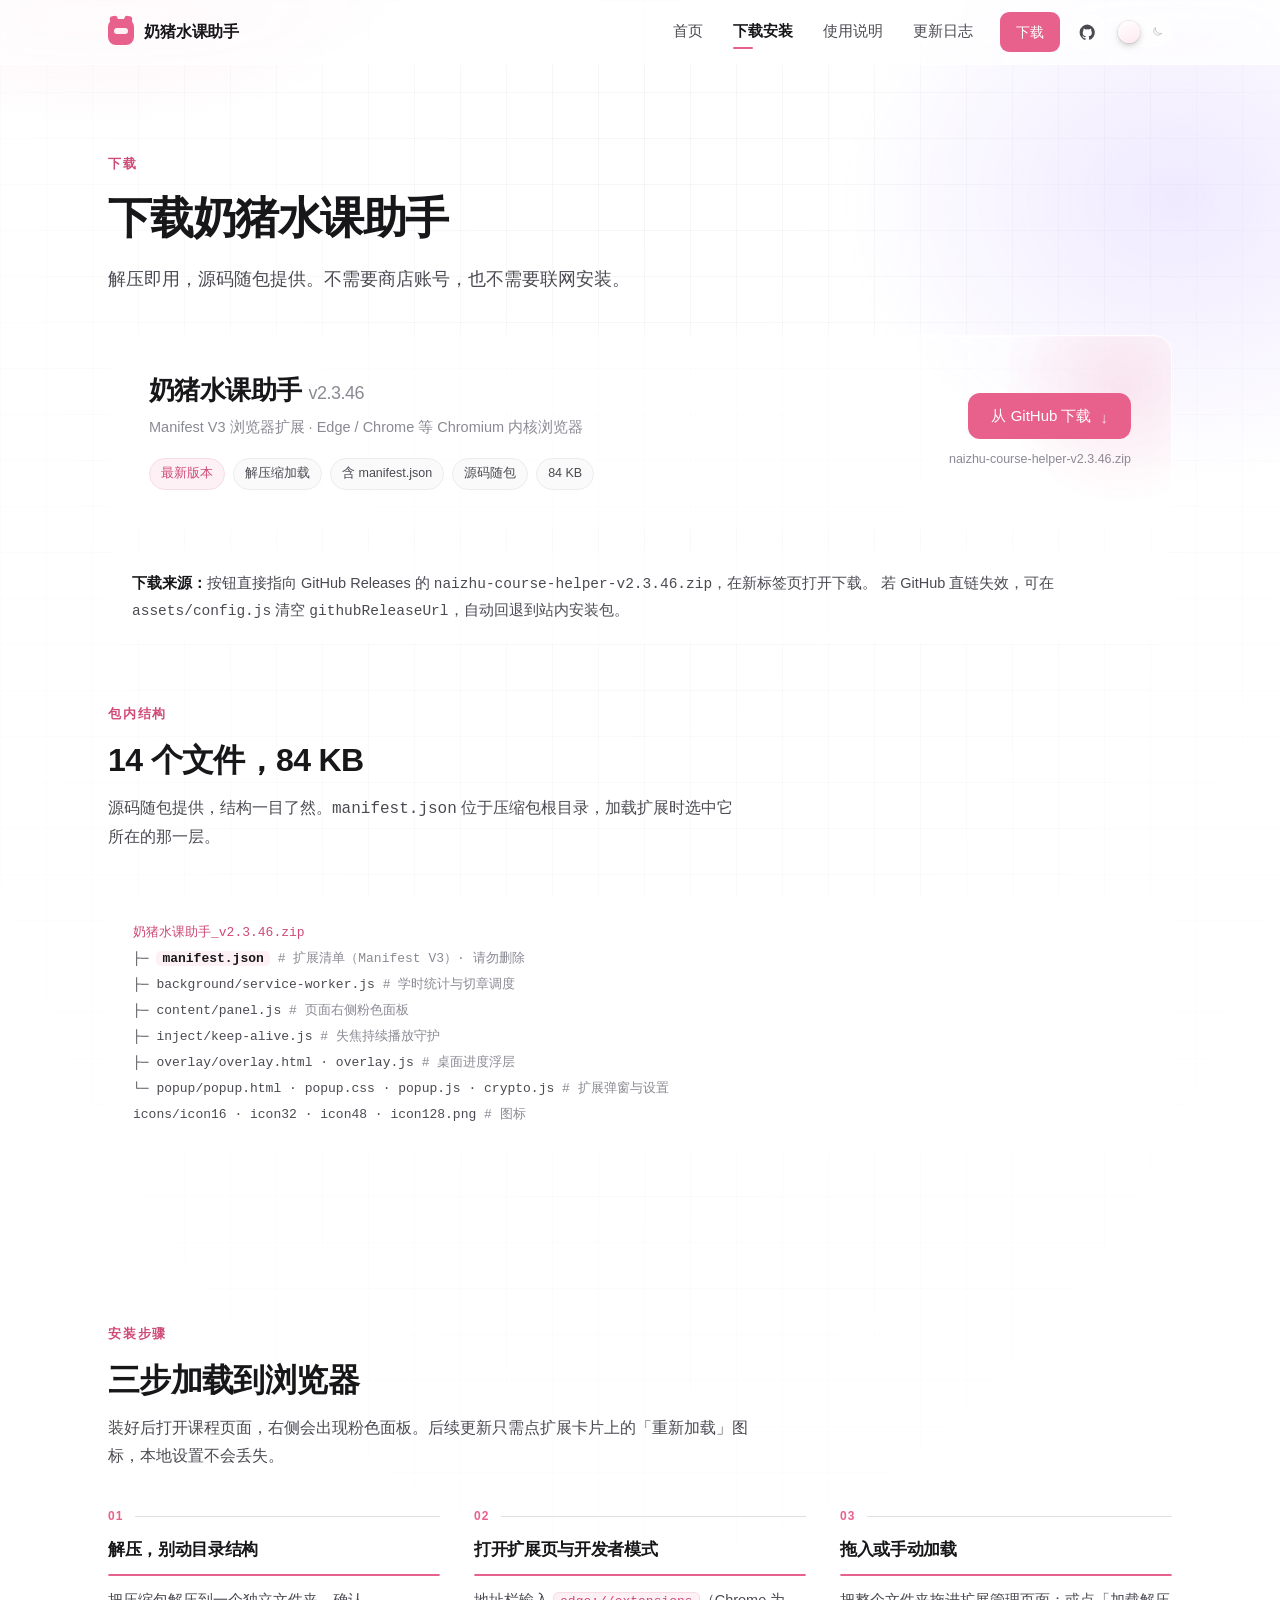
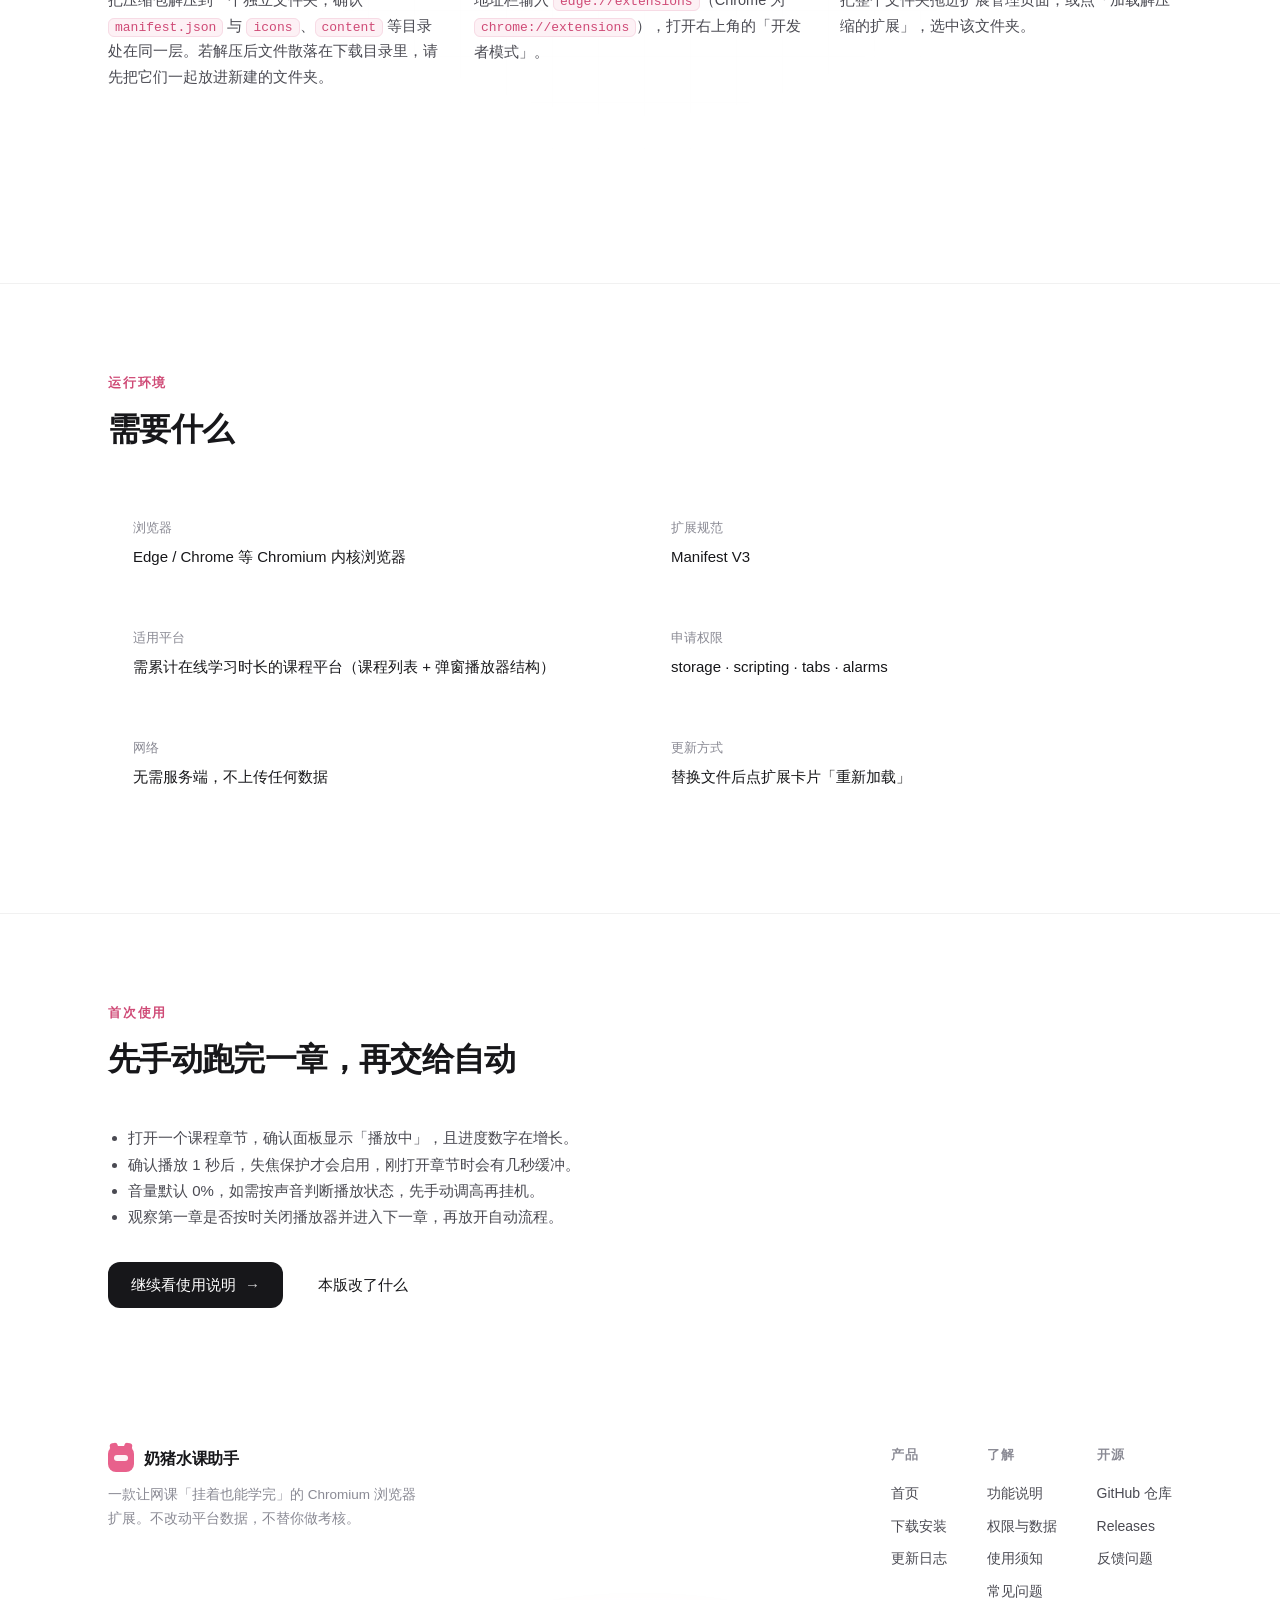
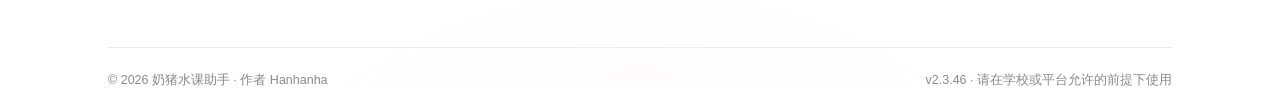
<file: download.html>
﻿<!DOCTYPE html>
<html lang="zh-CN">
<head>
<meta charset="UTF-8">
<meta name="viewport" content="width=device-width, initial-scale=1">
<title>下载安装 — 奶猪水课助手</title>
<meta name="description" content="下载奶猪水课助手 v2.3.46，Edge / Chrome 开发者模式下加载解压缩扩展即可使用。">
<link rel="icon" href="data:image/svg+xml,%3Csvg xmlns='http://www.w3.org/2000/svg' viewBox='0 0 32 32'%3E%3Crect width='32' height='32' rx='9' fill='%23e8618c'/%3E%3Crect x='9' y='13' width='14' height='7' rx='3.5' fill='%23fff'/%3E%3C/svg%3E">
<link rel="stylesheet" href="assets/style.css">
<link rel="stylesheet" href="assets/theme.css">
<script>
(function () {
  var d = document.documentElement;
  d.classList.add('js');
  var t = null;
  try { t = localStorage.getItem('nzsk-theme'); } catch (e) {}
  if (!t && window.matchMedia) { t = window.matchMedia('(prefers-color-scheme: dark)').matches ? 'dark' : 'light'; }
  d.setAttribute('data-theme', t === 'dark' ? 'dark' : 'light');
  d.classList.add('intro');
  /* 兜底：外部脚本异常时也不会卡在遮罩里 */
  setTimeout(function () {
    d.classList.remove('intro');
    var v = document.getElementById('intro-veil');
    if (v) { v.classList.add('out'); setTimeout(function () { if (v.parentNode) { v.parentNode.removeChild(v); } }, 800); }
  }, 2600);
})();
</script>
</head>
<body>

<div class="intro-veil" id="intro-veil" aria-hidden="true">
  <div class="intro-inner">
    <span class="intro-mark"><span></span></span>
    <div class="intro-word">奶猪水课助手</div>
    <div class="intro-track"><i></i></div>
    <div class="intro-meta" data-intro-pct>正在进入 · 0%</div>
  </div>
</div>

<header class="site-header">
  <div class="wrap nav">
    <a class="brand" href="index.html">
      <span class="brand-mark" aria-hidden="true"><span></span></span>
      奶猪水课助手
    </a>
    <button class="nav-toggle" aria-label="打开导航" aria-expanded="false"><span></span><span></span><span></span></button>
    <div class="nav-end">
      <nav class="nav-links">
      <a href="index.html">首页</a>
      <a href="download.html" class="active">下载安装</a>
      <a href="docs.html">使用说明</a>
      <a href="changelog.html">更新日志</a>
      <a href="https://github.com/hanhanha-114514/naizhu-course-helper/releases/download/v2.3.46/naizhu-course-helper-v2.3.46.zip" class="nav-cta" data-download>下载</a>
    </nav>
      <a class="icon-link" data-repo href="https://github.com/hanhanha-114514/naizhu-course-helper" aria-label="开源仓库 GitHub" title="开源仓库 GitHub">
        <svg viewBox="0 0 24 24" fill="currentColor" aria-hidden="true"><path d="M12 1.9a10 10 0 00-3.16 19.49c.5.09.68-.22.68-.48l-.01-1.7c-2.5.54-3.03-1.2-3.03-1.2-.41-1.04-1-1.32-1-1.32-.82-.56.06-.55.06-.55.9.07 1.38.93 1.38.93.8 1.37 2.1.97 2.61.74.08-.58.31-.97.57-1.2-2-.23-4.1-1-4.1-4.45 0-.98.35-1.79.92-2.42-.09-.23-.4-1.15.09-2.4 0 0 .76-.24 2.48.93a8.6 8.6 0 014.52 0c1.72-1.17 2.48-.93 2.48-.93.49 1.25.18 2.17.09 2.4.57.63.92 1.44.92 2.42 0 3.46-2.1 4.22-4.11 4.45.32.28.61.83.61 1.68l-.01 2.5c0 .27.18.58.69.48A10 10 0 0012 1.9z"/></svg>
      </a>
      <button class="theme-switch" type="button" role="switch" aria-checked="false" aria-label="切换深浅色">
        <span class="ic ic-sun"><svg viewBox="0 0 24 24" fill="none" stroke="currentColor" stroke-width="1.7" stroke-linecap="round"><circle cx="12" cy="12" r="4"/><path d="M12 3v2M12 19v2M3 12h2M19 12h2M5.6 5.6l1.4 1.4M17 17l1.4 1.4M18.4 5.6L17 7M7 17l-1.4 1.4"/></svg></span>
        <span class="ic ic-moon"><svg viewBox="0 0 24 24" fill="none" stroke="currentColor" stroke-width="1.7" stroke-linecap="round" stroke-linejoin="round"><path d="M20 14.5A8.5 8.5 0 019.5 4a7.5 7.5 0 1010.5 10.5z"/></svg></span>
        <span class="knob"></span>
      </button>
      </div>
    </div>
</header>

<main>

  <section class="section" style="padding-bottom:0">
    <div class="wrap">
      <span class="eyebrow">下载</span>
      <h1 style="font-size:clamp(30px,4vw,44px)">下载奶猪水课助手</h1>
      <p class="lede">解压即用，源码随包提供。不需要商店账号，也不需要联网安装。</p>

      <div style="margin-top:40px">
        <div class="dl-card">
          <div>
            <h2>奶猪水课助手 <span class="muted" style="font-weight:500;font-size:18px">v2.3.46</span></h2>
            <p class="muted" style="margin:8px 0 0;font-size:14.5px">Manifest V3 浏览器扩展 · Edge / Chrome 等 Chromium 内核浏览器</p>
<div class="dl-meta">
              <span class="chip accent">最新版本</span>
              <span class="chip">解压缩加载</span>
              <span class="chip">含 manifest.json</span>
              <span class="chip">源码随包</span>
              <span class="chip">84 KB</span>
            </div>
          </div>
          <div class="dl-right">
            <a class="btn btn-primary" href="downloads/nzsk-v2.3.46.zip" download data-download>从 GitHub 下载 <span class="arrow">↓</span></a>
            <span class="muted">naizhu-course-helper-v2.3.46.zip</span>
          </div>
        </div>
      </div>

      <div class="note" style="margin-top:22px">
        <div>
          <b>下载来源：</b>按钮直接指向 GitHub Releases 的
          <code>naizhu-course-helper-v2.3.46.zip</code>，在新标签页打开下载。
          若 GitHub 直链失效，可在 <code>assets/config.js</code> 清空 <code>githubReleaseUrl</code>，自动回退到站内安装包。
        </div>
      </div>
    </div>
  </section>

  <section class="section" style="padding-top:56px">
    <div class="wrap">
      <div class="section-head">
        <span class="eyebrow">包内结构</span>
        <h2>14 个文件，84 KB</h2>
        <p>源码随包提供，结构一目了然。<code>manifest.json</code> 位于压缩包根目录，加载扩展时选中它所在的那一层。</p>
      </div>

      <div class="tree">
<div class="dir">奶猪水课助手_v2.3.46.zip</div>
<div>├─ <b class="key">manifest.json</b> <span class="hint"># 扩展清单（Manifest V3）· 请勿删除</span></div>
<div>├─ background/service-worker.js <span class="hint"># 学时统计与切章调度</span></div>
<div>├─ content/panel.js <span class="hint"># 页面右侧粉色面板</span></div>
<div>├─ inject/keep-alive.js <span class="hint"># 失焦持续播放守护</span></div>
<div>├─ overlay/overlay.html · overlay.js <span class="hint"># 桌面进度浮层</span></div>
<div>└─ popup/popup.html · popup.css · popup.js · crypto.js <span class="hint"># 扩展弹窗与设置</span></div>
<div>   icons/icon16 · icon32 · icon48 · icon128.png <span class="hint"># 图标</span></div>
      </div>
    </div>
  </section>

  <section class="section">
    <div class="wrap">
      <div class="section-head">
        <span class="eyebrow">安装步骤</span>
        <h2>三步加载到浏览器</h2>
        <p>装好后打开课程页面，右侧会出现粉色面板。后续更新只需点扩展卡片上的「重新加载」图标，本地设置不会丢失。</p>
      </div>

      <div class="steps">
        <div class="step">
<h3>解压，别动目录结构</h3>
          <p>把压缩包解压到一个独立文件夹，确认 <code>manifest.json</code> 与 <code>icons</code>、<code>content</code> 等目录处在同一层。若解压后文件散落在下载目录里，请先把它们一起放进新建的文件夹。</p>
        </div>
        <div class="step">
          <h3>打开扩展页与开发者模式</h3>
          <p>地址栏输入 <code>edge://extensions</code>（Chrome 为 <code>chrome://extensions</code>），打开右上角的「开发者模式」。</p>
        </div>
        <div class="step">
          <h3>拖入或手动加载</h3>
          <p>把整个文件夹拖进扩展管理页面；或点「加载解压缩的扩展」，选中该文件夹。</p>
        </div>
      </div>

      <div class="note" style="margin-top:44px">
        <div>
          <b>加载时提示「清单文件缺失」？</b>
          说明你选的目录层级不对。请选中直接包含 <code>manifest.json</code> 的那一层文件夹，而不是它的上级目录。
        </div>
      </div>
    </div>
  </section>

  <section class="section soft">
    <div class="wrap">
      <div class="section-head">
        <span class="eyebrow">运行环境</span>
        <h2>需要什么</h2>
      </div>
      <dl class="spec">
        <div>
          <dt>浏览器</dt>
          <dd>Edge / Chrome 等 Chromium 内核浏览器</dd>
        </div>
        <div>
          <dt>扩展规范</dt>
          <dd>Manifest V3</dd>
        </div>
        <div>
          <dt>适用平台</dt>
          <dd>需累计在线学习时长的课程平台（课程列表 + 弹窗播放器结构）</dd>
        </div>
        <div>
          <dt>申请权限</dt>
          <dd>storage · scripting · tabs · alarms</dd>
        </div>
        <div>
          <dt>网络</dt>
          <dd>无需服务端，不上传任何数据</dd>
        </div>
        <div>
          <dt>更新方式</dt>
          <dd>替换文件后点扩展卡片「重新加载」</dd>
        </div>
      </dl>
    </div>
  </section>

  <section class="section">
    <div class="wrap">
      <div class="section-head">
        <span class="eyebrow">首次使用</span>
        <h2>先手动跑完一章，再交给自动</h2>
      </div>
      <ul style="color:var(--ink-2);font-size:15px;padding-left:20px;max-width:70ch">
        <li>打开一个课程章节，确认面板显示「播放中」，且进度数字在增长。</li>
        <li>确认播放 1 秒后，失焦保护才会启用，刚打开章节时会有几秒缓冲。</li>
        <li>音量默认 0%，如需按声音判断播放状态，先手动调高再挂机。</li>
        <li>观察第一章是否按时关闭播放器并进入下一章，再放开自动流程。</li>
      </ul>
      <div class="actions">
        <a href="docs.html" class="btn btn-dark">继续看使用说明 <span class="arrow">→</span></a>
        <a href="changelog.html" class="btn btn-ghost">本版改了什么</a>
      </div>
    </div>
  </section>

</main>

<footer class="site-footer">
  <div class="wrap">
    <div class="footer-grid">
      <div>
        <a class="brand" href="index.html">
          <span class="brand-mark" aria-hidden="true"><span></span></span>
          奶猪水课助手
        </a>
        <p>一款让网课「挂着也能学完」的 Chromium 浏览器扩展。不改动平台数据，不替你做考核。</p>
      </div>
      <div class="footer-links">
        <div class="footer-col">
          <h5>产品</h5>
          <a href="index.html">首页</a>
          <a href="download.html">下载安装</a>
          <a href="changelog.html">更新日志</a>
        </div>
        <div class="footer-col">
          <h5>了解</h5>
          <a href="docs.html#features">功能说明</a>
          <a href="docs.html#privacy">权限与数据</a>
          <a href="docs.html#notice">使用须知</a>
          <a href="docs.html#faq">常见问题</a>
        </div>
        <div class="footer-col">
          <h5>开源</h5>
          <a data-repo href="https://github.com/hanhanha-114514/naizhu-course-helper">GitHub 仓库</a>
          <a data-repo href="https://github.com/hanhanha-114514/naizhu-course-helper/releases">Releases</a>
          <a data-repo href="https://github.com/hanhanha-114514/naizhu-course-helper/issues">反馈问题</a>
        </div>
      </div>
    </div>
    <div class="footer-bottom">
      <span>© <span data-year>2026</span> 奶猪水课助手 · 作者 Hanhanha</span>
      <span>v2.3.46 · 请在学校或平台允许的前提下使用</span>
    </div>
  </div>
</footer>

<div class="modal" id="dl-modal" hidden role="dialog" aria-modal="true" aria-labelledby="dl-modal-title">
  <div class="modal-box">
    <h3 id="dl-modal-title">安装包暂未开放</h3>
    <p>当前站点还没有挂上 v2.3.46 的安装包下载入口。开放后，这里会提供压缩包；下载解压即可使用，源码随包提供。</p>
    <div class="actions">
      <button class="btn btn-ghost btn-sm" data-close>知道了</button>
    </div>
  </div>
</div>

<script src="assets/config.js"></script>
<script src="assets/main.js"></script>
</body>
</html>
</file>
<file: assets/style.css>
﻿/* 奶猪水课助手 — 站点样式 */
:root {
  --bg: #ffffff;
  --bg-soft: #fafafa;
  --ink: #17171a;
  --ink-2: #4a4a52;
  --ink-3: #8a8a94;
  --line: #ececef;
  --line-2: #e0e0e4;
  --accent: #e8618c;
  --accent-deep: #cf4a76;
  --accent-soft: #fdf1f5;
  --accent-line: #f7dbe5;
  --radius: 14px;
  --max: 1120px;
  --ease: cubic-bezier(.22, .61, .36, 1);
  --ease-out: cubic-bezier(.16, 1, .3, 1);
  --ease-in-out: cubic-bezier(.65, .05, .36, 1);
  --t-fast: .18s;
  --t-mid: .34s;
  --t-slow: .7s;
  --shadow-card: 0 22px 48px -34px rgba(23, 23, 26, .45);
  --shadow-pink: 0 20px 44px -26px rgba(232, 97, 140, .38);
}

* { box-sizing: border-box; }

html { -webkit-text-size-adjust: 100%; scroll-behavior: smooth; }

body {
  margin: 0;
  background: var(--bg);
  color: var(--ink);
  font-family: -apple-system, BlinkMacSystemFont, "Segoe UI", "PingFang SC",
    "Hiragino Sans GB", "Microsoft YaHei", "Source Han Sans SC", sans-serif;
  font-size: 16px;
  line-height: 1.75;
  -webkit-font-smoothing: antialiased;
}

a { color: inherit; text-decoration: none; }
img { max-width: 100%; display: block; }

.wrap {
  max-width: var(--max);
  margin: 0 auto;
  padding: 0 28px;
}

/* ---------- 顶部导航 ---------- */
.site-header {
  position: sticky;
  top: 0;
  z-index: 50;
  background: var(--glass-strong);
  backdrop-filter: saturate(180%) blur(14px);
  border-bottom: 1px solid var(--line);
}

.nav {
  display: flex;
  align-items: center;
  justify-content: space-between;
  height: 64px;
}

.brand {
  display: flex;
  align-items: center;
  gap: 10px;
  font-weight: 600;
  letter-spacing: -0.01em;
  font-size: 16px;
}

.brand-mark {
  width: 26px;
  height: 26px;
  border-radius: 8px;
  background: var(--accent);
  position: relative;
  flex: none;
}
.brand-mark::before,
.brand-mark::after {
  content: "";
  position: absolute;
  top: -3px;
  width: 8px;
  height: 8px;
  border-radius: 3px 3px 1px 1px;
  background: var(--accent);
}
.brand-mark::before { left: 2px; transform: rotate(-14deg); }
.brand-mark::after { right: 2px; transform: rotate(14deg); }
.brand-mark span {
  position: absolute;
  inset: 9px 6px auto 6px;
  height: 6px;
  border-radius: 4px;
  background: var(--glass-bg);
  opacity: 0.92;
}

.nav-links {
  display: flex;
  align-items: center;
  gap: 4px;
}

.nav-links a {
  padding: 7px 13px;
  border-radius: 9px;
  color: var(--ink-2);
  font-size: 14.5px;
  transition: background 0.16s ease, color 0.16s ease;
}
.nav-links a:hover { background: var(--bg-soft); color: var(--ink); }
.nav-links a.active { color: var(--ink); font-weight: 600; }

.nav-cta {
  margin-left: 10px;
  padding: 8px 16px !important;
  background: var(--ink);
  color: #fff !important;
  border-radius: 9px;
  font-weight: 500;
  font-size: 14px !important;
}
.nav-cta:hover { background: #000; }

.nav-toggle {
  display: none;
  width: 38px;
  height: 38px;
  border: 1px solid var(--line-2);
  border-radius: 9px;
  background: var(--glass-bg);
  cursor: pointer;
  padding: 0;
  color: var(--ink);
}
.nav-toggle span {
  display: block;
  width: 16px;
  height: 1.5px;
  margin: 3.5px auto;
  background: currentColor;
  transition: transform 0.2s ease, opacity 0.2s ease;
}

/* ---------- 通用区块 ---------- */
.section { padding: 84px 0; }
.section.soft { background: var(--bg-soft); border-top: 1px solid var(--line); border-bottom: 1px solid var(--line); }

.eyebrow {
  display: inline-block;
  font-size: 12.5px;
  letter-spacing: 0.14em;
  text-transform: uppercase;
  color: var(--accent-deep);
  font-weight: 600;
  margin-bottom: 14px;
}

h1, h2, h3, h4 { letter-spacing: -0.02em; line-height: 1.25; margin: 0; font-weight: 600; }

h1 { font-size: clamp(34px, 5vw, 56px); letter-spacing: -0.035em; }
h2 { font-size: clamp(24px, 3vw, 32px); }
h3 { font-size: 17px; }

.lede {
  color: var(--ink-2);
  font-size: clamp(16px, 1.6vw, 18px);
  line-height: 1.8;
  margin: 18px 0 0;
  max-width: 60ch;
}

.muted { color: var(--ink-3); }

.section-head { max-width: 640px; margin-bottom: 46px; }
.section-head h2 + p { color: var(--ink-2); margin: 14px 0 0; }

/* ---------- 按钮 ---------- */
.btn {
  display: inline-flex;
  align-items: center;
  justify-content: center;
  gap: 9px;
  height: 46px;
  padding: 0 22px;
  border-radius: 11px;
  font-size: 15px;
  font-weight: 500;
  border: 1px solid transparent;
  cursor: pointer;
  transition: transform 0.16s ease, background 0.16s ease, border-color 0.16s ease, color 0.16s ease;
  font-family: inherit;
}
.btn:active { transform: translateY(1px); }

.btn-primary { background: var(--accent); color: #fff; }
.btn-primary:hover { background: var(--accent-deep); }

.btn-ghost { background: var(--glass-bg); color: var(--ink); border-color: var(--line-2); }
.btn-ghost:hover { border-color: var(--ink); }

.btn-dark { background: var(--ink); color: #fff; }
.btn-dark:hover { background: #000; }

.btn-sm { height: 38px; padding: 0 16px; font-size: 14px; border-radius: 9px; }

.actions { display: flex; flex-wrap: wrap; gap: 12px; margin-top: 32px; }

.arrow { font-size: 15px; opacity: 0.8; }

/* ---------- 首页 Hero ---------- */
.hero { padding: 76px 0 88px; border-bottom: 1px solid var(--line); }

.hero-grid {
  display: grid;
  grid-template-columns: 1.05fr 0.95fr;
  gap: 64px;
  align-items: center;
}

.badge {
  display: inline-flex;
  align-items: center;
  gap: 8px;
  padding: 5px 12px 5px 8px;
  border: 1px solid var(--accent-line);
  background: var(--accent-soft);
  color: var(--accent-deep);
  border-radius: 999px;
  font-size: 13px;
  font-weight: 500;
  margin-bottom: 22px;
}
.badge b { font-weight: 600; }
.dot {
  width: 6px; height: 6px; border-radius: 50%;
  background: var(--accent);
  box-shadow: 0 0 0 3px rgba(232, 97, 140, 0.16);
}

.hero h1 em {
  font-style: normal;
  color: var(--accent);
}

.hero-meta {
  display: flex;
  flex-wrap: wrap;
  gap: 20px 28px;
  margin-top: 34px;
  padding-top: 24px;
  border-top: 1px solid var(--line);
  font-size: 13.5px;
  color: var(--ink-3);
}
.hero-meta div { display: flex; align-items: center; gap: 7px; }
.hero-meta b { color: var(--ink); font-weight: 600; }

/* 面板模拟图 */
.panel-mock {
  border: 1px solid var(--line-2);
  border-radius: 18px;
  background: var(--glass-bg);
  padding: 14px;
  box-shadow: 0 1px 0 rgba(0,0,0,0.02), 0 24px 60px -40px rgba(23, 23, 26, 0.28);
}

.panel-mock-inner {
  border: 1px solid var(--accent-line);
  background: var(--accent-soft);
  border-radius: 12px;
  padding: 18px 16px 16px;
}

.pm-top {
  display: flex;
  align-items: center;
  justify-content: space-between;
  margin-bottom: 16px;
}
.pm-title { font-size: 13.5px; font-weight: 600; letter-spacing: -0.01em; }
.pm-tag {
  font-size: 11px;
  padding: 3px 8px;
  border-radius: 999px;
  background: var(--glass-bg);
  border: 1px solid var(--accent-line);
  color: var(--accent-deep);
  font-weight: 500;
}

.pm-label {
  display: flex;
  justify-content: space-between;
  font-size: 12px;
  color: var(--ink-2);
  margin-bottom: 7px;
}
.pm-label span:last-child { font-variant-numeric: tabular-nums; color: var(--accent-deep); font-weight: 600; }

.pm-bar {
  height: 7px;
  border-radius: 99px;
  background: var(--glass-bg);
  border: 1px solid var(--accent-line);
  overflow: hidden;
}
.pm-bar i {
  display: block;
  height: 100%;
  border-radius: 99px;
  background: var(--accent);
  width: 64%;
  animation: fill 6s ease-in-out infinite alternate;
}
@keyframes fill {
  from { width: 48%; }
  to { width: 86%; }
}

.pm-rows { margin-top: 18px; display: grid; gap: 8px; }
.pm-row {
  display: flex;
  align-items: center;
  justify-content: space-between;
  background: var(--glass-bg);
  border: 1px solid var(--accent-line);
  border-radius: 9px;
  padding: 9px 11px;
  font-size: 12.5px;
  color: var(--ink-2);
}
.pm-row b { font-weight: 600; color: var(--ink); }
.pm-row .ok { color: var(--accent-deep); font-weight: 600; }

.pm-log {
  margin-top: 14px;
  background: var(--glass-bg);
  border: 1px solid var(--accent-line);
  border-radius: 9px;
  padding: 11px;
  font-family: ui-monospace, SFMono-Regular, Menlo, Consolas, monospace;
  font-size: 11.5px;
  line-height: 1.85;
  color: var(--ink-3);
}
.pm-log div::before {
  content: "› ";
  color: var(--accent);
}
.pm-log div:last-child { color: var(--ink); }

/* ---------- 特性网格 ---------- */
.grid-3 {
  display: grid;
  grid-template-columns: repeat(3, 1fr);
  gap: 1px;
  background: var(--line);
  border: 1px solid var(--line);
  border-radius: var(--radius);
  overflow: hidden;
}
.card {
  background: var(--glass-bg);
  padding: 30px 26px 32px;
  transition: background 0.18s ease;
}
.card:hover { background: var(--card-hover); }
.card .num {
  font-size: 12px;
  font-weight: 600;
  color: var(--accent);
  letter-spacing: 0.08em;
  font-variant-numeric: tabular-nums;
}
.card h3 { margin: 14px 0 8px; }
.card p { margin: 0; font-size: 14.5px; color: var(--ink-2); line-height: 1.75; }

/* ---------- 步骤 ---------- */
.steps { display: grid; grid-template-columns: repeat(3, 1fr); gap: 28px; counter-reset: s; }
.step { position: relative; padding-top: 22px; border-top: 1px solid var(--line-2); }
.step::before {
  counter-increment: s;
  content: "0" counter(s);
  position: absolute;
  top: -11px;
  left: 0;
  background: var(--bg);
  padding-right: 12px;
  font-size: 12px;
  font-weight: 600;
  color: var(--accent);
  letter-spacing: 0.08em;
}
.soft .step::before { background: var(--bg-soft); }
.step h3 { margin-bottom: 8px; }
.step p { margin: 0; font-size: 14.5px; color: var(--ink-2); }
.step code {
  font-family: ui-monospace, SFMono-Regular, Menlo, Consolas, monospace;
  font-size: 13px;
  background: var(--accent-soft);
  border: 1px solid var(--accent-line);
  color: var(--accent-deep);
  padding: 1px 6px;
  border-radius: 6px;
}

/* ---------- 提示条 ---------- */
.note {
  display: flex;
  gap: 14px;
  border: 1px solid var(--line-2);
  border-left: 2px solid var(--accent);
  background: var(--glass-bg);
  border-radius: 0 10px 10px 0;
  padding: 18px 22px;
  font-size: 14.5px;
  color: var(--ink-2);
  line-height: 1.8;
}
.note b { color: var(--ink); }

/* ---------- 表格 ---------- */
.tbl { width: 100%; border-collapse: collapse; font-size: 14.5px; }
.tbl th, .tbl td { text-align: left; padding: 14px 16px; border-bottom: 1px solid var(--line); vertical-align: top; }
.tbl th { font-size: 12.5px; letter-spacing: 0.06em; text-transform: uppercase; color: var(--ink-3); font-weight: 600; }
.tbl td:first-child { font-weight: 600; width: 30%; }
.tbl tr:last-child td { border-bottom: none; }

/* ---------- 说明 / 文档布局 ---------- */
.doc-layout {
  display: grid;
  grid-template-columns: 210px 1fr;
  gap: 64px;
  align-items: start;
  padding: 56px 0 96px;
}
.toc {
  position: sticky;
  top: 92px;
  font-size: 14px;
  border-left: 1px solid var(--line);
  padding-left: 18px;
}
.toc h4 { font-size: 12px; letter-spacing: 0.1em; text-transform: uppercase; color: var(--ink-3); margin-bottom: 12px; }
.toc a { display: block; padding: 5px 0; color: var(--ink-2); }
.toc a:hover { color: var(--accent-deep); }

.doc h2 { margin-top: 56px; padding-top: 34px; border-top: 1px solid var(--line); font-size: 24px; }
.doc h2:first-of-type { margin-top: 0; padding-top: 0; border-top: none; }
.doc h3 { margin-top: 30px; }
.doc p, .doc li { color: var(--ink-2); font-size: 15px; }
.doc ul { padding-left: 20px; margin: 12px 0; }
.doc li { margin: 6px 0; }
.doc code {
  font-family: ui-monospace, SFMono-Regular, Menlo, Consolas, monospace;
  font-size: 13px;
  background: var(--bg-soft);
  border: 1px solid var(--line);
  padding: 1px 6px;
  border-radius: 6px;
  color: var(--ink);
}

/* 折叠问答 */
.faq { border-top: 1px solid var(--line); }
.faq details { border-bottom: 1px solid var(--line); }
.faq summary {
  cursor: pointer;
  padding: 20px 34px 20px 0;
  font-weight: 600;
  font-size: 15.5px;
  list-style: none;
  position: relative;
}
.faq summary::-webkit-details-marker { display: none; }
.faq summary::after {
  content: "+";
  position: absolute;
  right: 4px;
  top: 17px;
  color: var(--ink-3);
  font-size: 18px;
  font-weight: 400;
  transition: transform 0.2s ease;
}
.faq details[open] summary::after { content: "–"; }
.faq details p { margin: 0 0 22px; font-size: 14.5px; color: var(--ink-2); max-width: 72ch; }

/* ---------- 更新日志 ---------- */
.timeline { border-left: 1px solid var(--line-2); padding-left: 34px; margin-left: 6px; }
.release { position: relative; padding-bottom: 44px; }
.release::before {
  content: "";
  position: absolute;
  left: -39px;
  top: 8px;
  width: 9px;
  height: 9px;
  border-radius: 50%;
  background: var(--glass-bg);
  border: 2px solid var(--line-2);
}
.release.current::before { border-color: var(--accent); background: var(--accent); }
.release-head { display: flex; align-items: center; gap: 12px; flex-wrap: wrap; margin-bottom: 10px; }
.release h3 { font-size: 18px; font-variant-numeric: tabular-nums; }
.release .tag {
  font-size: 11.5px;
  padding: 2px 9px;
  border-radius: 999px;
  background: var(--accent-soft);
  border: 1px solid var(--accent-line);
  color: var(--accent-deep);
  font-weight: 500;
}
.release ul { margin: 0; padding-left: 18px; }
.release li { color: var(--ink-2); font-size: 14.5px; margin: 5px 0; }
.release p { color: var(--ink-2); font-size: 14.5px; margin: 0; }

/* ---------- 下载页 ---------- */
.dl-card {
  border: 1px solid var(--line-2);
  border-radius: var(--radius);
  background: var(--glass-bg);
  padding: 38px 40px;
  display: grid;
  grid-template-columns: 1fr auto;
  gap: 32px;
  align-items: center;
}
.dl-card h2 { font-size: 26px; }
.dl-meta { display: flex; flex-wrap: wrap; gap: 8px; margin-top: 18px; }
.chip {
  font-size: 12.5px;
  padding: 4px 11px;
  border-radius: 999px;
  background: var(--bg-soft);
  border: 1px solid var(--line);
  color: var(--ink-2);
}
.chip.accent { background: var(--accent-soft); border-color: var(--accent-line); color: var(--accent-deep); }
.dl-right { display: flex; flex-direction: column; align-items: flex-end; gap: 10px; }
.dl-right .muted { font-size: 12.5px; }

.spec { display: grid; grid-template-columns: repeat(2, 1fr); gap: 1px; background: var(--line); border: 1px solid var(--line); border-radius: var(--radius); overflow: hidden; }
.spec div { background: var(--glass-bg); padding: 22px 24px; }
.spec dt { font-size: 12.5px; color: var(--ink-3); margin-bottom: 4px; }
.spec dd { margin: 0; font-size: 15px; font-weight: 500; }

/* ---------- 页脚 ---------- */
.site-footer { border-top: 1px solid var(--line); background: var(--bg-soft); padding: 52px 0 40px; }
.footer-grid { display: flex; justify-content: space-between; gap: 40px; flex-wrap: wrap; }
.footer-grid p { margin: 10px 0 0; font-size: 13.5px; color: var(--ink-3); max-width: 42ch; }
.footer-links { display: flex; gap: 40px; }
.footer-col h5 { font-size: 12.5px; letter-spacing: 0.08em; text-transform: uppercase; color: var(--ink-3); margin: 0 0 10px; font-weight: 600; }
.footer-col a { display: block; font-size: 14px; color: var(--ink-2); padding: 4px 0; }
.footer-col a:hover { color: var(--accent-deep); }
.footer-bottom {
  margin-top: 40px;
  padding-top: 22px;
  border-top: 1px solid var(--line);
  display: flex;
  justify-content: space-between;
  gap: 16px;
  flex-wrap: wrap;
  font-size: 12.5px;
  color: var(--ink-3);
}

/* ---------- 弹窗 ---------- */
.modal[hidden] { display: none; }
.modal {
  position: fixed;
  inset: 0;
  z-index: 100;
  display: flex;
  align-items: center;
  justify-content: center;
  padding: 24px;
  background: rgba(23, 23, 26, 0.35);
  backdrop-filter: blur(3px);
}
.modal-box {
  background: var(--glass-bg);
  border-radius: 16px;
  max-width: 420px;
  width: 100%;
  padding: 30px;
  border: 1px solid var(--line);
  animation: pop 0.18s ease-out;
}
@keyframes pop { from { opacity: 0; transform: translateY(8px) scale(0.99); } to { opacity: 1; transform: none; } }
.modal-box h3 { font-size: 18px; margin-bottom: 10px; }
.modal-box p { margin: 0 0 20px; font-size: 14.5px; color: var(--ink-2); line-height: 1.8; }
.modal-box .actions { margin-top: 0; justify-content: flex-end; }

/* ---------- 响应式 ---------- */
@media (max-width: 960px) {
  .hero-grid { grid-template-columns: 1fr; gap: 44px; }
  .grid-3 { grid-template-columns: repeat(2, 1fr); }
  .steps { grid-template-columns: 1fr; gap: 34px; }
  .doc-layout { grid-template-columns: 1fr; gap: 32px; padding-top: 32px; }
  .toc { position: static; border-left: none; border-top: 1px solid var(--line); padding: 16px 0 0; display: flex; flex-wrap: wrap; gap: 4px 18px; }
  .toc h4 { width: 100%; margin: 0 0 4px; }
  .toc a { padding: 2px 0; }
  .dl-card { grid-template-columns: 1fr; }
  .dl-right { align-items: flex-start; }
}

@media (max-width: 720px) {
  .wrap { padding: 0 20px; }
  .section { padding: 62px 0; }
  .hero { padding: 52px 0 64px; }
  .nav-toggle { display: block; }
  .nav-links {
    position: absolute;
    top: 64px;
    left: 0;
    right: 0;
    flex-direction: column;
    align-items: stretch;
    gap: 2px;
    padding: 12px 20px 18px;
    background: var(--glass-bg);
    border-bottom: 1px solid var(--line);
    display: none;
  }
  .nav-links.open { display: flex; }
  .nav-links a { padding: 11px 12px; font-size: 15px; }
  .nav-cta { margin: 8px 0 0; text-align: center; }
  .grid-3 { grid-template-columns: 1fr; }
  .spec { grid-template-columns: 1fr; }
  .dl-card { padding: 26px 22px; }
  .timeline { padding-left: 22px; }
  .release::before { left: -27px; }
}

/* ==========================================================
   动效与图形层
   ========================================================== */

/* ---------- 基础过渡 ---------- */
html { scroll-behavior: smooth; }
[id] { scroll-margin-top: 92px; }

::selection { background: var(--accent-soft); color: var(--accent-deep); }

a:focus-visible,
button:focus-visible,
summary:focus-visible {
  outline: 2px solid var(--accent);
  outline-offset: 3px;
  border-radius: 6px;
}

body {
  animation: pageIn .5s var(--ease-out) both;
}
@keyframes pageIn {
  from { opacity: 0; transform: translateY(8px); }
  to { opacity: 1; transform: none; }
}

/* 滚动进场 */
.js [data-reveal] {
  opacity: 0;
  transform: translateY(18px);
  transition:
    opacity var(--t-slow) var(--ease-out),
    transform var(--t-slow) var(--ease-out),
    box-shadow var(--t-mid) var(--ease),
    border-color var(--t-mid) var(--ease);
  transition-delay: var(--d, 0s);
  will-change: opacity, transform;
}
.js [data-reveal="left"] { transform: translateX(-20px); }
.js [data-reveal="right"] { transform: translateX(20px); }
.js [data-reveal="scale"] { transform: translateY(14px) scale(.975); }
.js [data-reveal].in { opacity: 1; transform: none; }

/* ---------- 头部 ---------- */
.site-header {
  transition: box-shadow var(--t-mid) var(--ease), background var(--t-mid) var(--ease), border-color var(--t-mid) var(--ease);
}
.site-header .nav { transition: height var(--t-mid) var(--ease); }
.site-header.scrolled { box-shadow: 0 14px 34px -30px rgba(23, 23, 26, .55); background: var(--glass-strong); }
.site-header.scrolled .nav { height: 56px; }

.brand .brand-mark { transition: transform var(--t-mid) var(--ease-out); }
.brand:hover .brand-mark { transform: rotate(-8deg) scale(1.08); }
.brand-mark span { animation: pigBlink 5.5s var(--ease-in-out) infinite; }
@keyframes pigBlink {
  0%, 92%, 100% { opacity: .92; }
  95% { opacity: .3; }
}

.nav-links a { position: relative; transition: background var(--t-fast) var(--ease), color var(--t-fast) var(--ease), transform var(--t-fast) var(--ease); }
.nav-links a:hover { transform: translateY(-1px); }
.nav-links a.active::after {
  content: "";
  position: absolute;
  left: 13px;
  bottom: 3px;
  height: 2px;
  width: 0;
  border-radius: 2px;
  background: var(--accent);
  animation: navUnderline .5s var(--ease-out) .05s both;
}
@keyframes navUnderline { from { width: 0; opacity: 0; } to { width: 20px; opacity: 1; } }

.nav-cta {
  position: relative;
  overflow: hidden;
  transition: transform var(--t-mid) var(--ease-out), box-shadow var(--t-mid) var(--ease), background var(--t-fast) var(--ease);
}
.nav-cta:hover { transform: translateY(-1px); box-shadow: 0 12px 24px -16px rgba(23, 23, 26, .7); }

/* ---------- 按钮 ---------- */
.btn {
  position: relative;
  overflow: hidden;
  transition:
    transform var(--t-mid) var(--ease-out),
    box-shadow var(--t-mid) var(--ease),
    background var(--t-fast) var(--ease),
    border-color var(--t-fast) var(--ease),
    color var(--t-fast) var(--ease);
}
.btn::after {
  content: "";
  position: absolute;
  top: 0;
  left: -120%;
  width: 60%;
  height: 100%;
  background: linear-gradient(100deg, transparent, rgba(255, 255, 255, .38), transparent);
  transform: skewX(-14deg);
  transition: left .6s var(--ease-out);
}
.btn:hover::after { left: 130%; }
.btn:hover { transform: translateY(-2px); }
.btn .arrow { transition: transform var(--t-mid) var(--ease-out); }
.btn:hover .arrow { transform: translateX(3px); }
.btn-primary:hover .arrow,
.btn[data-download] .arrow { transform: translateY(2px); }
.btn-primary:hover .arrow { transform: translateY(4px); }
.btn-dark:hover .arrow,
.btn-ghost:hover .arrow { transform: translateX(4px); }
.btn-primary:hover { box-shadow: var(--shadow-pink); }

/* ---------- 首页 Hero 氛围层 ---------- */
.hero { position: relative; overflow: hidden; }
.hero-bg {
  position: absolute;
  inset: -20% -10% auto;
  height: 140%;
  pointer-events: none;
  z-index: 0;
}
.hero-bg .glow {
  position: absolute;
  left: -140px;
  top: -80px;
  width: 620px;
  height: 620px;
  border-radius: 50%;
  filter: blur(60px);
  opacity: .5;
  background: radial-gradient(circle at 50% 50%, rgba(232, 97, 140, .3), rgba(232, 97, 140, 0) 62%);
  animation: drift 16s var(--ease-in-out) infinite alternate;
}
.hero-bg .glow.b {
  width: 460px; height: 460px; left: auto; right: -60px; top: 40px;
  background: radial-gradient(circle at 50% 50%, rgba(255, 183, 206, .42), rgba(255, 183, 206, 0) 62%);
  animation-duration: 20s;
  animation-delay: -6s;
}
.hero-bg .dots {
  position: absolute;
  inset: 0;
  background-image: radial-gradient(rgba(23, 23, 26, .16) 1px, transparent 1px);
  background-size: 22px 22px;
  -webkit-mask-image: radial-gradient(ellipse 70% 60% at 30% 20%, #000 10%, transparent 72%);
  mask-image: radial-gradient(ellipse 70% 60% at 30% 20%, #000 10%, transparent 72%);
  opacity: .55;
}
@keyframes drift {
  from { transform: translate3d(-40px, -20px, 0) scale(1); }
  to { transform: translate3d(60px, 40px, 0) scale(1.12); }
}
.hero .wrap { position: relative; z-index: 1; }

.badge { animation: riseIn .6s var(--ease-out) both .1s; }
@keyframes riseIn { from { opacity: 0; transform: translateY(-6px); } to { opacity: 1; transform: none; } }
.badge .dot { animation: heartbeat 2.2s var(--ease-in-out) infinite; }
@keyframes heartbeat {
  0%, 100% { box-shadow: 0 0 0 0 rgba(232, 97, 140, .45); }
  60% { box-shadow: 0 0 0 7px rgba(232, 97, 140, 0); }
}

/* ---------- 面板模拟图 ---------- */
.panel-mock {
  position: relative;
  padding: 0;
  border: none;
  background: transparent;
  box-shadow: none;
  animation: fadeIn .9s var(--ease-out) both;
  transition: transform var(--t-slow) var(--ease-out);
}
@keyframes fadeIn { from { opacity: 0; transform: translateY(16px); } to { opacity: 1; transform: none; } }
.panel-mock:hover { transform: translateY(-6px) rotate(-.3deg); }
.panel-mock::before {
  content: "";
  position: absolute;
  inset: 22px -18px -26px 26px;
  border-radius: 18px;
  background: var(--accent-soft);
  border: 1px solid var(--accent-line);
  z-index: 0;
  transition: transform var(--t-slow) var(--ease-out);
}
.panel-mock:hover::before { transform: translate(12px, 12px); }
.panel-mock-inner {
  position: relative;
  z-index: 1;
  border-radius: 16px;
  box-shadow: var(--shadow-card);
  animation: floaty 9s var(--ease-in-out) infinite alternate;
}
@keyframes floaty {
  from { transform: translateY(-7px); }
  to { transform: translateY(7px); }
}

.pm-top { align-items: center; }
.pm-tag { display: inline-flex; align-items: center; gap: 6px; transition: color var(--t-mid) var(--ease), background var(--t-mid) var(--ease); }
.pm-tag i {
  width: 6px; height: 6px; border-radius: 50%;
  background: var(--accent);
  animation: heartbeat 1.8s var(--ease-in-out) infinite;
}
.pm-bar i { transition: width 1.4s var(--ease-out); animation: none; width: var(--w, 64%); }
.pm-bar.striped {
  background-image: repeating-linear-gradient(115deg, transparent 0 6px, rgba(232, 97, 140, .09) 6px 12px), linear-gradient(var(--surface), var(--surface));
}
.pm-num { font-variant-numeric: tabular-nums; }

.pm-rows .pm-row { transition: border-color var(--t-mid) var(--ease), background var(--t-mid) var(--ease), transform var(--t-mid) var(--ease-out); }
.panel-mock:hover .pm-row { transform: translateX(2px); }
.pm-row.switch { border-color: var(--accent); background: var(--glass-bg); }

.pm-log div { opacity: .45; transition: opacity var(--t-mid) var(--ease), color var(--t-mid) var(--ease), transform var(--t-mid) var(--ease-out); }
.pm-log div.on { opacity: 1; color: var(--ink); transform: translateX(2px); }
.pm-log .caret { display: inline-block; width: 6px; height: 12px; background: var(--accent); vertical-align: -1px; animation: blink 1.05s steps(1) infinite; }
@keyframes blink { 50% { opacity: 0; } }

/* ---------- 特性卡片 ---------- */
.grid-3 {
  grid-template-columns: repeat(3, 1fr);
  gap: 18px;
  background: transparent;
  border: none;
  overflow: visible;
}
.card {
  position: relative;
  border: 1px solid var(--line);
  border-radius: var(--radius);
  padding: 26px 24px 28px;
  background: var(--glass-bg);
  overflow: hidden;
  transition:
    transform var(--t-mid) var(--ease-out),
    box-shadow var(--t-mid) var(--ease),
    border-color var(--t-mid) var(--ease),
    opacity var(--t-slow) var(--ease-out);
}
.card::after {
  content: "";
  position: absolute;
  left: 0;
  top: 0;
  height: 2px;
  width: 0;
  background: linear-gradient(90deg, var(--accent), rgba(255, 150, 186, .5));
  transition: width .5s var(--ease-out);
}
.card:hover { transform: translateY(-5px); border-color: var(--accent-line); box-shadow: var(--shadow-card); }
.card:hover::after { width: 100%; }
.card .icon {
  display: grid;
  place-items: center;
  width: 40px;
  height: 40px;
  border-radius: 12px;
  background: var(--accent-soft);
  border: 1px solid var(--accent-line);
  color: var(--accent);
  transition: transform var(--t-mid) var(--ease-out), background var(--t-mid) var(--ease), color var(--t-mid) var(--ease);
}
.card:hover .icon { transform: translateY(-2px) scale(1.04); background: var(--accent); color: #fff; }
.card .icon svg { width: 21px; height: 21px; }
.card .num {
  position: absolute;
  right: 20px;
  top: 22px;
  color: var(--line-2);
  font-size: 13px;
  transition: color var(--t-mid) var(--ease);
}
.card:hover .num { color: var(--accent-line); }
.card h3 { margin: 16px 0 8px; }
.card p { font-size: 14.5px; color: var(--ink-2); }

/* ---------- 步骤 ---------- */
.steps { gap: 34px; }
.step {
  border-top: 1px solid var(--line-2);
  transition: border-color var(--t-mid) var(--ease), transform var(--t-mid) var(--ease-out);
}
.step:hover { border-top-color: var(--accent); transform: translateY(-2px); }
.step::before { transition: color var(--t-mid) var(--ease); }
.step:hover::before { color: var(--accent-deep); }
.step-bar { height: 2px; background: var(--line); border-radius: 2px; margin: 14px 0 12px; overflow: hidden; }
.step-bar i { display: block; height: 100%; width: 0; background: var(--accent); transition: width 1.1s var(--ease-out); }
.step.in .step-bar i { width: 100%; }

/* ---------- 工作流程图 ---------- */
.flow {
  position: relative;
  border: 1px solid var(--line-2);
  border-radius: 20px;
  background: var(--glass-bg);
  padding: 40px 32px 30px;
  box-shadow: var(--shadow-card);
}
.flow-track { display: flex; align-items: center; gap: 10px; overflow: hidden; }
.flow-node {
  flex: 1 1 0;
  min-width: 0;
  display: grid;
  gap: 8px;
  justify-items: center;
  text-align: center;
  padding: 18px 10px 16px;
  border-radius: 14px;
  background: var(--bg-soft);
  border: 1px solid var(--line);
  transition: transform var(--t-mid) var(--ease-out), background var(--t-mid) var(--ease), border-color var(--t-mid) var(--ease), box-shadow var(--t-mid) var(--ease);
}
.flow-node:hover, .flow-node.on { background: var(--accent-soft); border-color: var(--accent-line); transform: translateY(-4px); box-shadow: var(--shadow-pink); }
.flow-node .icon {
  display: grid; place-items: center;
  width: 34px; height: 34px; border-radius: 10px;
  background: var(--glass-bg); border: 1px solid var(--line);
  color: var(--ink-3);
  transition: color var(--t-mid) var(--ease), border-color var(--t-mid) var(--ease), transform var(--t-mid) var(--ease-out);
}
.flow-node:hover .icon, .flow-node.on .icon { color: var(--accent); border-color: var(--accent-line); transform: scale(1.06) rotate(-3deg); }
.flow-node .icon svg { width: 18px; height: 18px; }
.flow-node b { font-size: 13.5px; font-weight: 600; }
.flow-node span { font-size: 12px; color: var(--ink-3); line-height: 1.5; }
.flow-arrow { flex: none; width: 28px; height: 1px; background: var(--line-2); position: relative; }
.flow-arrow::after {
  content: "";
  position: absolute;
  right: 0; top: -3px;
  width: 7px; height: 7px;
  border-top: 1px solid var(--line-2);
  border-right: 1px solid var(--line-2);
  transform: rotate(45deg);
}
.flow-arrow i {
  position: absolute;
  top: -2px; left: 0;
  width: 5px; height: 5px;
  border-radius: 50%;
  background: var(--accent);
  animation: travel 2.6s var(--ease-in-out) infinite;
  opacity: .9;
}
@keyframes travel {
  0% { left: -2px; opacity: 0; }
  15% { opacity: 1; }
  85% { opacity: 1; }
  100% { left: 26px; opacity: 0; }
}
.flow-loop {
  display: flex;
  align-items: center;
  justify-content: center;
  gap: 10px;
  margin-top: 22px;
  font-size: 12.5px;
  color: var(--ink-3);
}
.flow-loop svg { width: 15px; height: 15px; color: var(--accent); animation: spin 9s linear infinite; }
@keyframes spin { to { transform: rotate(360deg); } }

/* ---------- 数字条 ---------- */
.stats { display: grid; grid-template-columns: repeat(4, 1fr); gap: 18px; }
.stat {
  border: 1px solid var(--line);
  border-radius: var(--radius);
  padding: 22px 24px;
  background: var(--glass-bg);
  transition: border-color var(--t-mid) var(--ease), transform var(--t-mid) var(--ease-out);
}
.stat:hover { border-color: var(--accent-line); transform: translateY(-3px); }
.stat b {
  display: block;
  font-size: clamp(26px, 3.4vw, 36px);
  letter-spacing: -.03em;
  font-variant-numeric: tabular-nums;
  line-height: 1.15;
}
.stat span { font-size: 13px; color: var(--ink-3); }

/* ---------- 提示与表格 ---------- */
.note { transition: border-color var(--t-mid) var(--ease), transform var(--t-mid) var(--ease-out); }
.note:hover { border-color: var(--accent-line); transform: translateX(2px); }
.spec div { transition: background var(--t-mid) var(--ease); }
.spec div:hover { background: var(--accent-soft); }
.chip { transition: transform var(--t-fast) var(--ease), border-color var(--t-mid) var(--ease), color var(--t-mid) var(--ease); }
.chip:hover { transform: translateY(-1px); border-color: var(--accent-line); color: var(--accent-deep); }

/* ---------- 折叠问答 ---------- */
.faq details { transition: background var(--t-mid) var(--ease); }
.faq details[open] { background: linear-gradient(180deg, var(--accent-soft), transparent); }
.faq summary::after { transition: transform var(--t-mid) var(--ease-out), color var(--t-mid) var(--ease); }
.faq summary:hover { color: var(--accent-deep); }
.faq details[open] summary::after { transform: rotate(180deg); }
.faq details p { animation: faqIn .42s var(--ease-out) both; }
@keyframes faqIn {
  from { opacity: 0; transform: translateY(-6px); }
  to { opacity: 1; transform: none; }
}

/* ---------- 目录高亮 ---------- */
.toc a { position: relative; transition: color var(--t-mid) var(--ease), transform var(--t-mid) var(--ease-out); }
.toc a::before {
  content: "";
  position: absolute;
  left: -19px;
  top: 50%;
  width: 2px;
  height: 0;
  background: var(--accent);
  transform: translateY(-50%);
  transition: height var(--t-mid) var(--ease-out);
}
.toc a:hover { color: var(--accent-deep); transform: translateX(2px); }
.toc a.active { color: var(--accent-deep); font-weight: 600; }
.toc a.active::before { height: 1.05em; }

/* ---------- 更新日志 ---------- */
.release::before { transition: border-color var(--t-mid) var(--ease), transform var(--t-mid) var(--ease-out); }
.release:hover::before { border-color: var(--accent); transform: scale(1.25); }
.release.current::before { animation: ring 2.6s var(--ease-out) infinite; }
@keyframes ring {
  0% { box-shadow: 0 0 0 0 rgba(232, 97, 140, .4); }
  70% { box-shadow: 0 0 0 10px rgba(232, 97, 140, 0); }
  100% { box-shadow: 0 0 0 0 rgba(232, 97, 140, 0); }
}
.tag, .release .tag { transition: transform var(--t-fast) var(--ease); }
.release:hover .tag { transform: translateY(-1px); }

/* ---------- 下载卡片 ---------- */
.dl-card {
  position: relative;
  overflow: hidden;
  transition: border-color var(--t-mid) var(--ease), box-shadow var(--t-slow) var(--ease), transform var(--t-mid) var(--ease-out);
}
.dl-card:hover { border-color: var(--accent-line); box-shadow: var(--shadow-card); transform: translateY(-3px); }
.dl-card::before {
  content: "";
  position: absolute;
  right: -80px;
  top: -80px;
  width: 260px;
  height: 260px;
  border-radius: 50%;
  background: radial-gradient(circle at 50% 50%, rgba(232, 97, 140, .14), rgba(232, 97, 140, 0) 65%);
  transition: transform .8s var(--ease-out);
}
.dl-card:hover::before { transform: scale(1.25) translate(-14px, 14px); }

/* 包内结构树 */
.tree {
  border: 1px solid var(--line);
  border-radius: var(--radius);
  background: var(--glass-bg);
  padding: 22px 24px;
  font-family: ui-monospace, SFMono-Regular, Menlo, Consolas, monospace;
  font-size: 13px;
  line-height: 2;
  color: var(--ink-2);
  overflow-x: auto;
}
.tree b { color: var(--ink); font-weight: 600; }
.tree .dir { color: var(--accent-deep); }
.tree .key { background: var(--accent-soft); border-radius: 5px; padding: 0 6px; }
.tree .hint { color: var(--ink-3); }

/* ---------- 弹窗 ---------- */
.modal { transition: opacity var(--t-mid) var(--ease); }
.modal-box { animation: pop .28s var(--ease-out) both; }

/* ---------- 页脚 ---------- */
.footer-col a { transition: color var(--t-fast) var(--ease), transform var(--t-fast) var(--ease-out); }
.footer-col a:hover { transform: translateX(2px); }

/* ---------- 降低动态偏好 ---------- */
@media (prefers-reduced-motion: reduce) {
  html { scroll-behavior: auto; }
  *,
  *::before,
  *::after {
    animation-duration: .001s !important;
    animation-iteration-count: 1 !important;
    transition-duration: .001s !important;
  }
  .js [data-reveal] { opacity: 1 !important; transform: none !important; }
  .btn::after { display: none; }
}

@media (max-width: 960px) {
  .stats { grid-template-columns: repeat(2, 1fr); }
  .flow-track { flex-wrap: wrap; }
  .flow-node { flex: 1 1 44%; }
  .flow-arrow { display: none; }
}
@media (max-width: 720px) {
  .flow { padding: 26px 18px 22px; }
  .flow-node { flex: 1 1 100%; }
  .stats { grid-template-columns: 1fr 1fr; gap: 12px; }
  .grid-3 { gap: 12px; }
  .panel-mock, .panel-mock-inner { animation: none; }
}
/* 进场错峰延迟（在自定义过渡之后生效，进场完成后由脚本清空） */
.js [data-reveal] { transition-delay: var(--d, 0s); }
/* ---------- 版本对比条 ---------- */
.versus {
  border: 1px solid var(--line);
  border-radius: var(--radius);
  background: var(--glass-bg);
  padding: 22px 26px;
  box-shadow: var(--shadow-card);
}
.vs-row {
  display: grid;
  grid-template-columns: 150px 1fr 190px;
  gap: 16px;
  align-items: center;
  padding: 9px 0;
}
.vs-row + .vs-row { border-top: 1px dashed var(--line); }
.vs-label { font-size: 13.5px; color: var(--ink-2); }
.vs-track {
  position: relative;
  height: 9px;
  border-radius: 99px;
  background: var(--bg-soft);
  border: 1px solid var(--line);
  overflow: hidden;
}
.vs-track i {
  display: block;
  height: 100%;
  width: 0;
  border-radius: 99px;
  transition: width 1.3s var(--ease-out) .15s;
}
.versus.in .vs-track i { width: var(--w); }
.vs-old { background: var(--line-2); }
.vs-new {
  background: repeating-linear-gradient(115deg, var(--accent) 0 6px, rgba(232, 97, 140, .35) 6px 12px);
}
.vs-fix { background: linear-gradient(90deg, var(--accent), #ff9bbe); }
.vs-num { font-size: 12.5px; color: var(--ink-3); text-align: right; }
@media (max-width: 720px) {
  .vs-row { grid-template-columns: 1fr; gap: 6px; }
  .vs-num { text-align: left; }
  .versus { padding: 18px; }
}
</file>
<file: assets/theme.css>
﻿/* ==========================================================
   theme.css — 磨砂玻璃质感 + 深浅色主题 + 入场加载动画
   在 style.css 之后引入
   ========================================================== */

:root {
  color-scheme: light;

  /* 玻璃层 */
  --glass-bg: rgba(255, 255, 255, .68);
  --glass-soft: rgba(255, 255, 255, .5);
  --glass-strong: rgba(255, 255, 255, .82);
  --glass-brd: rgba(255, 255, 255, .72);
  --glass-hi: inset 0 1px 0 rgba(255, 255, 255, .85);
  --glass-blur: 18px;
  --chip-bg: rgba(255, 255, 255, .78);
  --card-hover: rgba(255, 255, 255, .9);

  --surface: #ffffff;
  --shadow-soft: 0 24px 50px -34px rgba(23, 23, 26, .32);
  --shadow-card: 0 22px 48px -34px rgba(23, 23, 26, .45);

  /* 氛围底色 */
  --amb-a: rgba(232, 97, 140, .22);
  --amb-b: rgba(158, 122, 255, .16);
  --amb-c: rgba(255, 178, 205, .2);
  --amb-grid: rgba(23, 23, 26, .045);
  --amb-opacity: 1;
}

html[data-theme='dark'] {
  color-scheme: dark;

  --bg: #0d0d11;
  --bg-soft: #121218;
  --ink: #f1f1f6;
  --ink-2: #b9b9c7;
  --ink-3: #7f7f90;
  --line: #23232c;
  --line-2: #2e2e38;
  --accent: #f2789f;
  --accent-deep: #ff9dbb;
  --accent-soft: rgba(242, 120, 159, .14);
  --accent-line: rgba(242, 120, 159, .26);

  --glass-bg: rgba(28, 28, 36, .58);
  --glass-soft: rgba(24, 24, 31, .5);
  --glass-strong: rgba(18, 18, 24, .72);
  --glass-brd: rgba(255, 255, 255, .08);
  --glass-hi: inset 0 1px 0 rgba(255, 255, 255, .07);
  --chip-bg: rgba(255, 255, 255, .06);
  --card-hover: rgba(40, 40, 52, .78);

  --surface: #15151b;
  --shadow-soft: 0 24px 50px -30px rgba(0, 0, 0, .7);
  --shadow-card: 0 26px 54px -30px rgba(0, 0, 0, .78);

  --amb-a: rgba(242, 120, 159, .17);
  --amb-b: rgba(120, 92, 220, .16);
  --amb-c: rgba(255, 130, 180, .1);
  --amb-grid: rgba(255, 255, 255, .035);
  --amb-opacity: .9;
}

/* 主题切换时统一过渡 */
html.theme-anim body,
html.theme-anim .card,
html.theme-anim .site-header,
html.theme-anim .site-footer,
html.theme-anim .section,
html.theme-anim .btn,
html.theme-anim .note,
html.theme-anim .faq details,
html.theme-anim .stat,
html.theme-anim .spec div,
html.theme-anim .step,
html.theme-anim .tree,
html.theme-anim .flow,
html.theme-anim .versus,
html.theme-anim .dl-card,
html.theme-anim .toc,
html.theme-anim .panel-mock-inner,
html.theme-anim .pm-row,
html.theme-anim .pm-log,
html.theme-anim .release::before {
  transition: background-color .5s var(--ease), color .5s var(--ease), border-color .5s var(--ease), box-shadow .5s var(--ease);
}

/* ---------- 页面氛围层（玻璃要有东西可透） ---------- */
body::before,
body::after {
  content: "";
  position: fixed;
  inset: 0;
  z-index: -2;
  pointer-events: none;
}
body::before {
  background:
    radial-gradient(680px 520px at 8% -6%, var(--amb-a), transparent 62%),
    radial-gradient(560px 480px at 92% 6%, var(--amb-b), transparent 60%),
    radial-gradient(700px 560px at 50% 108%, var(--amb-c), transparent 66%);
  opacity: var(--amb-opacity);
  transition: opacity .6s var(--ease);
}
body::after {
  z-index: -1;
  background-image:
    linear-gradient(var(--amb-grid) 1px, transparent 1px),
    linear-gradient(90deg, var(--amb-grid) 1px, transparent 1px);
  background-size: 46px 46px;
  -webkit-mask-image: radial-gradient(ellipse 90% 70% at 50% 0%, #000, transparent 78%);
  mask-image: radial-gradient(ellipse 90% 70% at 50% 0%, #000, transparent 78%);
}

/* ---------- 玻璃表面 ---------- */
.site-header {
  background: var(--glass-strong);
  backdrop-filter: blur(var(--glass-blur)) saturate(180%);
  -webkit-backdrop-filter: blur(var(--glass-blur)) saturate(180%);
  border-bottom: 1px solid var(--glass-brd);
}
.site-footer {
  background: var(--glass-soft);
  backdrop-filter: blur(var(--glass-blur)) saturate(160%);
  -webkit-backdrop-filter: blur(var(--glass-blur)) saturate(160%);
  border-top: 1px solid var(--glass-brd);
}
.section.soft {
  background: linear-gradient(180deg, var(--glass-soft), rgba(0, 0, 0, 0));
  backdrop-filter: blur(10px);
  -webkit-backdrop-filter: blur(10px);
  border-top: 1px solid var(--glass-brd);
  border-bottom: 1px solid var(--glass-brd);
}

.card,
.stat,
.flow,
.versus,
.dl-card,
.tree,
.spec div,
.note,
.modal-box,
.panel-mock-inner,
.pm-row,
.pm-log,
.faq details,
.step-bar,
.pm-bar {
  background: var(--glass-bg);
  backdrop-filter: blur(var(--glass-blur)) saturate(165%);
  -webkit-backdrop-filter: blur(var(--glass-blur)) saturate(165%);
  border-color: var(--glass-brd);
  box-shadow: var(--glass-hi);
}

.card:hover,
.stat:hover,
.dl-card:hover,
.flow:hover,
.versus:hover {
  box-shadow: var(--glass-hi), var(--shadow-card);
}

.spec { background: var(--glass-brd); border-color: var(--glass-brd); }
.grid-3 { gap: 18px; }

.btn-ghost {
  background: var(--glass-bg);
  backdrop-filter: blur(10px);
  -webkit-backdrop-filter: blur(10px);
  border-color: var(--glass-brd);
}
.btn-dark { background: var(--ink); color: var(--bg); }
.btn-dark:hover { background: var(--ink); opacity: .88; }
.nav-cta { background: var(--accent); color: #fff !important; }
.pm-tag,
.pm-row,
.pm-log,
.flow-node,
.flow-node .icon {
  background: var(--chip-bg);
}
.pm-bar {
  background: var(--chip-bg);
  border-color: var(--accent-line);
}
.step-bar { background: var(--line); }
.pm-tag, .pm-log, .flow-node, .flow-node .icon { border-color: var(--accent-line); }
.pm-log { box-shadow: none; }
.pm-row { border-color: var(--accent-line); }
.vs-track,
.pm-bar { background-color: var(--chip-bg); }
.tree .hint { color: var(--ink-3); }
.faq summary { color: var(--ink); }
.pm-log div { color: var(--ink-3); }
.pm-log div.on { color: var(--ink); }

/* 弹窗遮罩也带毛玻璃 */
.modal { backdrop-filter: blur(8px) saturate(140%); -webkit-backdrop-filter: blur(8px) saturate(140%); }

/* ---------- 深浅色切换（滑块开关） ---------- */
.nav-end { display: flex; align-items: center; gap: 10px; }
.nav .nav-toggle { height: 30px; width: 34px; }
.nav .nav-toggle span { margin: 2.8px auto; }

.theme-switch {
  position: relative;
  flex: none;
  width: 58px;
  height: 30px;
  padding: 0;
  border-radius: 999px;
  border: 1px solid var(--glass-brd);
  background: var(--glass-soft);
  backdrop-filter: blur(12px) saturate(160%);
  -webkit-backdrop-filter: blur(12px) saturate(160%);
  box-shadow: var(--glass-hi);
  cursor: pointer;
  transition: background var(--t-mid) var(--ease), border-color var(--t-mid) var(--ease), box-shadow var(--t-mid) var(--ease);
}
.theme-switch:hover { border-color: var(--accent-line); box-shadow: var(--glass-hi), 0 0 0 4px var(--accent-soft); }
.theme-switch .knob {
  position: absolute;
  top: 3px;
  left: 3px;
  width: 22px;
  height: 22px;
  border-radius: 50%;
  background: linear-gradient(160deg, #fff, #ffe9f1);
  box-shadow: 0 3px 8px -3px rgba(23, 23, 26, .5), 0 0 0 1px rgba(23, 23, 26, .06);
  transition: transform .42s var(--ease-out), background .42s var(--ease);
}
html[data-theme='dark'] .theme-switch .knob {
  transform: translateX(28px);
  background: linear-gradient(160deg, #2b2b36, #14141a);
  box-shadow: 0 3px 10px -3px rgba(0, 0, 0, .8), inset 0 0 0 1px rgba(255, 255, 255, .12);
}
.theme-switch .ic {
  position: absolute;
  top: 50%;
  width: 14px;
  height: 14px;
  transform: translateY(-50%);
  color: var(--ink-3);
  transition: color var(--t-mid) var(--ease), opacity var(--t-mid) var(--ease), transform var(--t-mid) var(--ease-out);
}
.theme-switch .ic svg { width: 100%; height: 100%; }
.theme-switch .ic-sun { left: 7px; }
.theme-switch .ic-moon { right: 7px; }
html:not([data-theme='dark']) .theme-switch .ic-sun { color: var(--accent-deep); }
html:not([data-theme='dark']) .theme-switch .ic-moon { opacity: .45; }
html[data-theme='dark'] .theme-switch .ic-moon { color: var(--accent-deep); opacity: 1; }
html[data-theme='dark'] .theme-switch .ic-sun { opacity: .4; }
.theme-switch:active .knob { width: 26px; }

/* ---------- 入场加载动画 ---------- */
html.intro { overflow: hidden; }

.intro-veil {
  position: fixed;
  inset: 0;
  z-index: 200;
  display: grid;
  place-items: center;
  background: var(--glass-strong);
  backdrop-filter: blur(22px) saturate(180%);
  -webkit-backdrop-filter: blur(22px) saturate(180%);
  transition: opacity .6s var(--ease), backdrop-filter .6s var(--ease), transform .75s var(--ease-out);
}
/* 无 JS 时不占位；动画结束时由脚本淡出并移除节点 */
html:not(.js) .intro-veil { display: none; }
.intro-veil.out {
  opacity: 0;
  transform: translateY(-3%) scale(1.03);
  pointer-events: none;
}
.intro-veil[hidden] { display: none; }

.intro-inner {
  width: min(320px, 76vw);
  display: grid;
  justify-items: center;
  gap: 18px;
  text-align: center;
}
.intro-mark {
  width: 54px;
  height: 54px;
  border-radius: 18px;
  background: var(--accent);
  position: relative;
  box-shadow: 0 18px 40px -20px rgba(232, 97, 140, .9);
  animation: markPop .7s var(--ease-out) both;
}
.intro-mark::before,
.intro-mark::after {
  content: "";
  position: absolute;
  top: -7px;
  width: 16px;
  height: 16px;
  border-radius: 6px 6px 2px 2px;
  background: var(--accent);
}
.intro-mark::before { left: 5px; transform: rotate(-14deg); }
.intro-mark::after { right: 5px; transform: rotate(14deg); }
.intro-mark span {
  position: absolute;
  inset: 19px 12px auto 12px;
  height: 13px;
  border-radius: 8px;
  background: #fff;
  opacity: .95;
}
@keyframes markPop {
  from { opacity: 0; transform: translateY(10px) scale(.8) rotate(-8deg); }
  to { opacity: 1; transform: none; }
}

.intro-word { display: flex; gap: 2px; justify-content: center; }
.intro-word span {
  font-size: 17px;
  font-weight: 600;
  letter-spacing: -.01em;
  color: var(--ink);
  opacity: 0;
  transform: translateY(8px);
  animation: letterIn .5s var(--ease-out) forwards;
  animation-delay: var(--ld, 0s);
}
@keyframes letterIn { to { opacity: 1; transform: none; } }

.intro-track {
  width: 100%;
  height: 3px;
  border-radius: 99px;
  background: var(--glass-brd);
  overflow: hidden;
}
.intro-track i {
  display: block;
  height: 100%;
  width: 0;
  border-radius: 99px;
  background: linear-gradient(90deg, var(--accent), #ffb3cd);
  transition: width .18s linear;
}
.intro-meta {
  font-size: 11.5px;
  letter-spacing: .12em;
  text-transform: uppercase;
  color: var(--ink-3);
  font-variant-numeric: tabular-nums;
}

/* 页面内容随遮罩一起上浮进入 */
main,
.site-header,
.site-footer {
  transition: transform .8s var(--ease-out), opacity .8s var(--ease-out);
}
html.intro main,
html.intro .site-header,
html.intro .site-footer {
  transform: scale(.985);
  opacity: .001;
}

/* 不支持 backdrop-filter 时退回实色 */
@supports not ((backdrop-filter: blur(2px)) or (-webkit-backdrop-filter: blur(2px))) {
  :root { --glass-bg: var(--surface); --glass-soft: var(--surface); --glass-strong: var(--surface); }
  html[data-theme='dark'] { --glass-bg: #17171d; --glass-soft: #14141a; --glass-strong: #101015; }
}

@media (prefers-reduced-motion: reduce) {
  .intro-veil { transition: opacity .2s linear; }
  .intro-mark, .intro-word span { animation: none; opacity: 1; transform: none; }
  html.intro main, html.intro .site-header, html.intro .site-footer { transform: none; opacity: 1; }
}
/* ---------- 细节修正 ---------- */
:root { --mark-fg: #ffffff; }
html[data-theme='dark'] { --mark-fg: #fff; }

/* 品牌标志的鼻子保持实心，不跟随玻璃 */
.brand-mark span { background: var(--mark-fg); }

/* 时间线圆点用页面底色挖空，深色下不会发灰 */
.release::before { background: var(--bg); }
.release.current::before { background: var(--accent); }

/* 折叠导航下拉层需要更实的底 */
@media (max-width: 720px) {
  .nav-links {
    background: var(--glass-strong);
    backdrop-filter: blur(20px) saturate(180%);
    -webkit-backdrop-filter: blur(20px) saturate(180%);
    border-bottom-color: var(--glass-brd);
  }
}

/* 玻璃层上的分隔线在深色里更容易看见 */
html[data-theme='dark'] { --glass-brd: rgba(255, 255, 255, .1); }
html[data-theme='dark'] .tbl th,
html[data-theme='dark'] .tbl td { border-color: var(--line); }
html[data-theme='dark'] .btn::after {
  background: linear-gradient(100deg, transparent, rgba(255, 255, 255, .18), transparent);
}
html[data-theme='dark'] .intro-track { background: var(--line); }
html[data-theme='dark'] .theme-switch .knob { transform: translateX(28px); }
/* ==========================================================
   圆角统一 + 问答卡片重做
   ========================================================== */

/* 问答：从整块平铺改为独立圆角卡片 */
.faq {
  display: grid;
  gap: 12px;
  border-top: none;
}
.faq details {
  border: 1px solid var(--glass-brd);
  border-radius: 14px;
  background: var(--glass-bg);
  backdrop-filter: blur(var(--glass-blur)) saturate(165%);
  -webkit-backdrop-filter: blur(var(--glass-blur)) saturate(165%);
  box-shadow: var(--glass-hi);
  padding: 0 22px;
  overflow: hidden;
  transition: border-color var(--t-mid) var(--ease), background var(--t-mid) var(--ease), box-shadow var(--t-mid) var(--ease), transform var(--t-mid) var(--ease-out);
}
.faq details:hover { border-color: var(--accent-line); transform: translateY(-1px); }
.faq details[open] {
  background: var(--glass-bg);
  border-color: var(--accent-line);
  box-shadow: var(--glass-hi), 0 16px 34px -26px rgba(232, 97, 140, .5);
}
.faq summary {
  padding: 18px 40px 18px 0;
  font-size: 15px;
}
.faq details[open] summary { padding-bottom: 12px; }
.faq summary::after {
  content: "+";
  right: 0;
  top: 15px;
  width: 24px;
  height: 24px;
  display: grid;
  place-items: center;
  border-radius: 50%;
  background: var(--chip-bg);
  border: 1px solid var(--glass-brd);
  color: var(--accent-deep);
  font-size: 16px;
  line-height: 1;
  transition: transform var(--t-mid) var(--ease-out), background var(--t-mid) var(--ease), color var(--t-mid) var(--ease);
}
.faq summary:hover::after { background: var(--accent-soft); }
.faq details[open] summary::after {
  content: "\2212";
  transform: rotate(180deg);
  background: var(--accent);
  color: #fff;
  border-color: var(--accent);
}
.faq details p {
  margin: 0 0 20px;
  padding-top: 2px;
  font-size: 14.5px;
  color: var(--ink-2);
  max-width: 74ch;
}

/* 其余矩形统一圆角 */
.note { border-radius: 14px; }
.spec { gap: 12px; background: transparent; border: none; border-radius: 0; overflow: visible; }
.spec div { border: 1px solid var(--glass-brd); border-radius: 14px; box-shadow: var(--glass-hi); }
.spec div:hover { border-color: var(--accent-line); }
.tree { border-radius: 16px; }
.tbl { border: 1px solid var(--line); border-radius: 14px; overflow: hidden; }
.pm-log { border-radius: 12px; }
.pm-row { border-radius: 11px; }
.step-bar { border-radius: 99px; }
.step-bar i { border-radius: 99px; }
.chip { border-radius: 999px; }
.tag, .release .tag { border-radius: 999px; }
.pm-tag { border-radius: 999px; }
.btn { border-radius: 12px; }
.nav-cta { border-radius: 10px; }
.flow-node { border-radius: 14px; }
.flow-node .icon { border-radius: 12px; }
.stat { border-radius: 16px; }
.card { border-radius: 16px; }
.dl-card { border-radius: 18px; }
.versus { border-radius: 16px; }
.vs-track { border-radius: 99px; }
.vs-track i { border-radius: 99px; }
.modal-box { border-radius: 18px; }
.theme-switch { border-radius: 999px; }
.badge { border-radius: 999px; }
/* ---------- 分区底色：去掉深色下发闷的紫色横带 ---------- */
:root { --section-soft: rgba(255, 255, 255, .46); --section-brd: rgba(23, 23, 26, .06); }
html[data-theme='dark'] { --section-soft: rgba(255, 255, 255, .028); --section-brd: rgba(255, 255, 255, .06); }
.section.soft {
  background: linear-gradient(180deg, var(--section-soft), var(--section-soft));
  backdrop-filter: blur(12px) saturate(150%);
  -webkit-backdrop-filter: blur(12px) saturate(150%);
  border-top: 1px solid var(--section-brd);
  border-bottom: 1px solid var(--section-brd);
}
/* ---------- 开源仓库链接 ---------- */
.icon-link {
  flex: none;
  display: grid;
  place-items: center;
  width: 34px;
  height: 34px;
  border-radius: 10px;
  border: 1px solid var(--glass-brd);
  background: var(--glass-soft);
  backdrop-filter: blur(12px) saturate(160%);
  -webkit-backdrop-filter: blur(12px) saturate(160%);
  box-shadow: var(--glass-hi);
  color: var(--ink-2);
  transition: color var(--t-mid) var(--ease), border-color var(--t-mid) var(--ease), transform var(--t-mid) var(--ease-out), box-shadow var(--t-mid) var(--ease), background var(--t-mid) var(--ease);
}
.icon-link svg { width: 19px; height: 19px; }
.icon-link:hover {
  color: var(--ink);
  border-color: var(--accent-line);
  transform: translateY(-2px);
  box-shadow: var(--glass-hi), 0 10px 22px -14px rgba(232, 97, 140, .6);
}

/* 首页 / 下载页 开源仓库卡 */
.repo-card {
  display: flex;
  align-items: center;
  justify-content: space-between;
  gap: 28px;
  flex-wrap: wrap;
  border: 1px solid var(--glass-brd);
  border-radius: 18px;
  background: var(--glass-bg);
  backdrop-filter: blur(var(--glass-blur)) saturate(165%);
  -webkit-backdrop-filter: blur(var(--glass-blur)) saturate(165%);
  box-shadow: var(--glass-hi);
  padding: 28px 32px;
  transition: border-color var(--t-mid) var(--ease), box-shadow var(--t-mid) var(--ease), transform var(--t-mid) var(--ease-out);
}
.repo-card:hover { border-color: var(--accent-line); box-shadow: var(--glass-hi), var(--shadow-card); transform: translateY(-3px); }
.repo-card .rc-left { display: flex; align-items: center; gap: 18px; min-width: 0; }
.repo-card .rc-mark {
  flex: none;
  display: grid; place-items: center;
  width: 48px; height: 48px; border-radius: 14px;
  background: var(--chip-bg); border: 1px solid var(--glass-brd);
  color: var(--ink);
  transition: color var(--t-mid) var(--ease), border-color var(--t-mid) var(--ease), transform var(--t-mid) var(--ease-out);
}
.repo-card:hover .rc-mark { color: var(--accent); border-color: var(--accent-line); transform: rotate(-6deg) scale(1.04); }
.repo-card .rc-mark svg { width: 26px; height: 26px; }
.repo-card h3 { margin: 0 0 3px; font-size: 17px; }
.repo-card p { margin: 0; font-size: 13.5px; color: var(--ink-2); }
.repo-card code {
  font-family: ui-monospace, Menlo, Consolas, monospace; font-size: 12.5px;
  background: var(--chip-bg); border-radius: 6px; padding: 1px 6px; color: var(--accent-deep);
}
.repo-card .rc-right { display: flex; align-items: center; gap: 12px; flex-wrap: wrap; }
.star-badge {
  display: inline-flex; align-items: center; gap: 7px;
  padding: 8px 14px; border-radius: 999px;
  border: 1px solid var(--glass-brd); background: var(--glass-soft);
  font-size: 13.5px; color: var(--ink-2); font-variant-numeric: tabular-nums;
}
.star-badge svg { width: 15px; height: 15px; color: var(--accent); }
.star-badge .s { font-weight: 600; color: var(--ink); }
.license-badge {
  display: inline-flex; align-items: center;
  padding: 6px 12px; border-radius: 999px;
  border: 1px solid var(--accent-line); background: var(--accent-soft);
  font-size: 12px; color: var(--accent-deep); font-weight: 500;
}
@media (max-width: 720px) {
  .repo-card { padding: 22px; }
  .repo-card .rc-right { width: 100%; }
  .repo-card .btn { flex: 1; }
}
/* ==========================================================
   移动端适配（手机浏览器）
   ========================================================== */

/* 防止氛围光晕/网格造成横向滚动 */
html, body { overflow-x: hidden; }
body { max-width: 100vw; }
* { -webkit-tap-highlight-color: rgba(232, 97, 140, .14); }

/* 刘海 / 安全区 */
.site-header { padding-top: env(safe-area-inset-top); }
.site-footer { padding-bottom: env(safe-area-inset-bottom); }

@media (max-width: 720px) {
  /* 头部：更紧凑，控件靠右成组，汉堡不飘中间 */
  .nav { height: 58px; justify-content: flex-start; gap: 10px; }
  .site-header.scrolled .nav { height: 54px; }
  .brand { font-size: 15px; min-width: 0; flex: 1 1 auto; }
  .brand span.brand-mark { width: 24px; height: 24px; flex: none; }
  .nav-toggle { order: 2; }
  .nav-end { order: 3; gap: 8px; flex: none; }

  /* 下拉菜单贴住更矮的头部 */
  .nav-links { top: 58px; }

  /* 按钮：整行更易点按 */
  .actions { gap: 10px; }
  .actions .btn { flex: 1 1 auto; min-height: 46px; padding: 0 18px; }

  /* 触摸目标 >=44px */
  .faq summary { padding-top: 15px; padding-bottom: 15px; min-height: 52px; }
  .toc a { padding: 8px 0; }

  /* 开源仓库卡：竖向排列 */
  .repo-card { flex-direction: column; align-items: stretch; gap: 20px; padding: 22px; }
  .repo-card .rc-left { align-items: flex-start; }
  .repo-card .rc-right { width: 100%; justify-content: space-between; }
  .repo-card .btn { flex: 1; justify-content: center; }

  /* 面板模拟图：缩小内距，避免溢出 */
  .panel-mock-inner { padding: 16px 14px 14px; }
  .pm-log { font-size: 11px; }

  /* 长字符串换行，避免撑破布局 */
  .tree { font-size: 12px; line-height: 1.9; }
  .doc p, .doc li, .card p, .note div { overflow-wrap: anywhere; }
  .repo-card p { overflow-wrap: anywhere; }

  /* 表格/代码块横向滚动而不撑破 */
  .tree, .tbl { -webkit-overflow-scrolling: touch; }

  /* 数字条两列 */
  .stats { gap: 12px; }
  .stat { padding: 18px 18px; }

  /* 对比条标签换行 */
  .vs-label { font-size: 13px; }
  .vs-num { font-size: 12px; }
}

@media (max-width: 460px) {
  /* 极窄屏：隐藏导航里的 GitHub 图标（页脚与仓库卡仍有入口），保住主题开关 */
  .nav .icon-link { display: none; }
  .theme-switch { width: 52px; }
  html[data-theme='dark'] .theme-switch .knob { transform: translateX(22px); }
  .hero-meta { gap: 14px 20px; font-size: 13px; }
  .section { padding: 52px 0; }
  .repo-card .rc-mark { width: 42px; height: 42px; }
  .repo-card .rc-mark svg { width: 22px; height: 22px; }
}

/* 视口高度用 dvh，避免手机地址栏收起时跳动 */
.intro-veil, .modal { min-height: 100dvh; }
</file>
